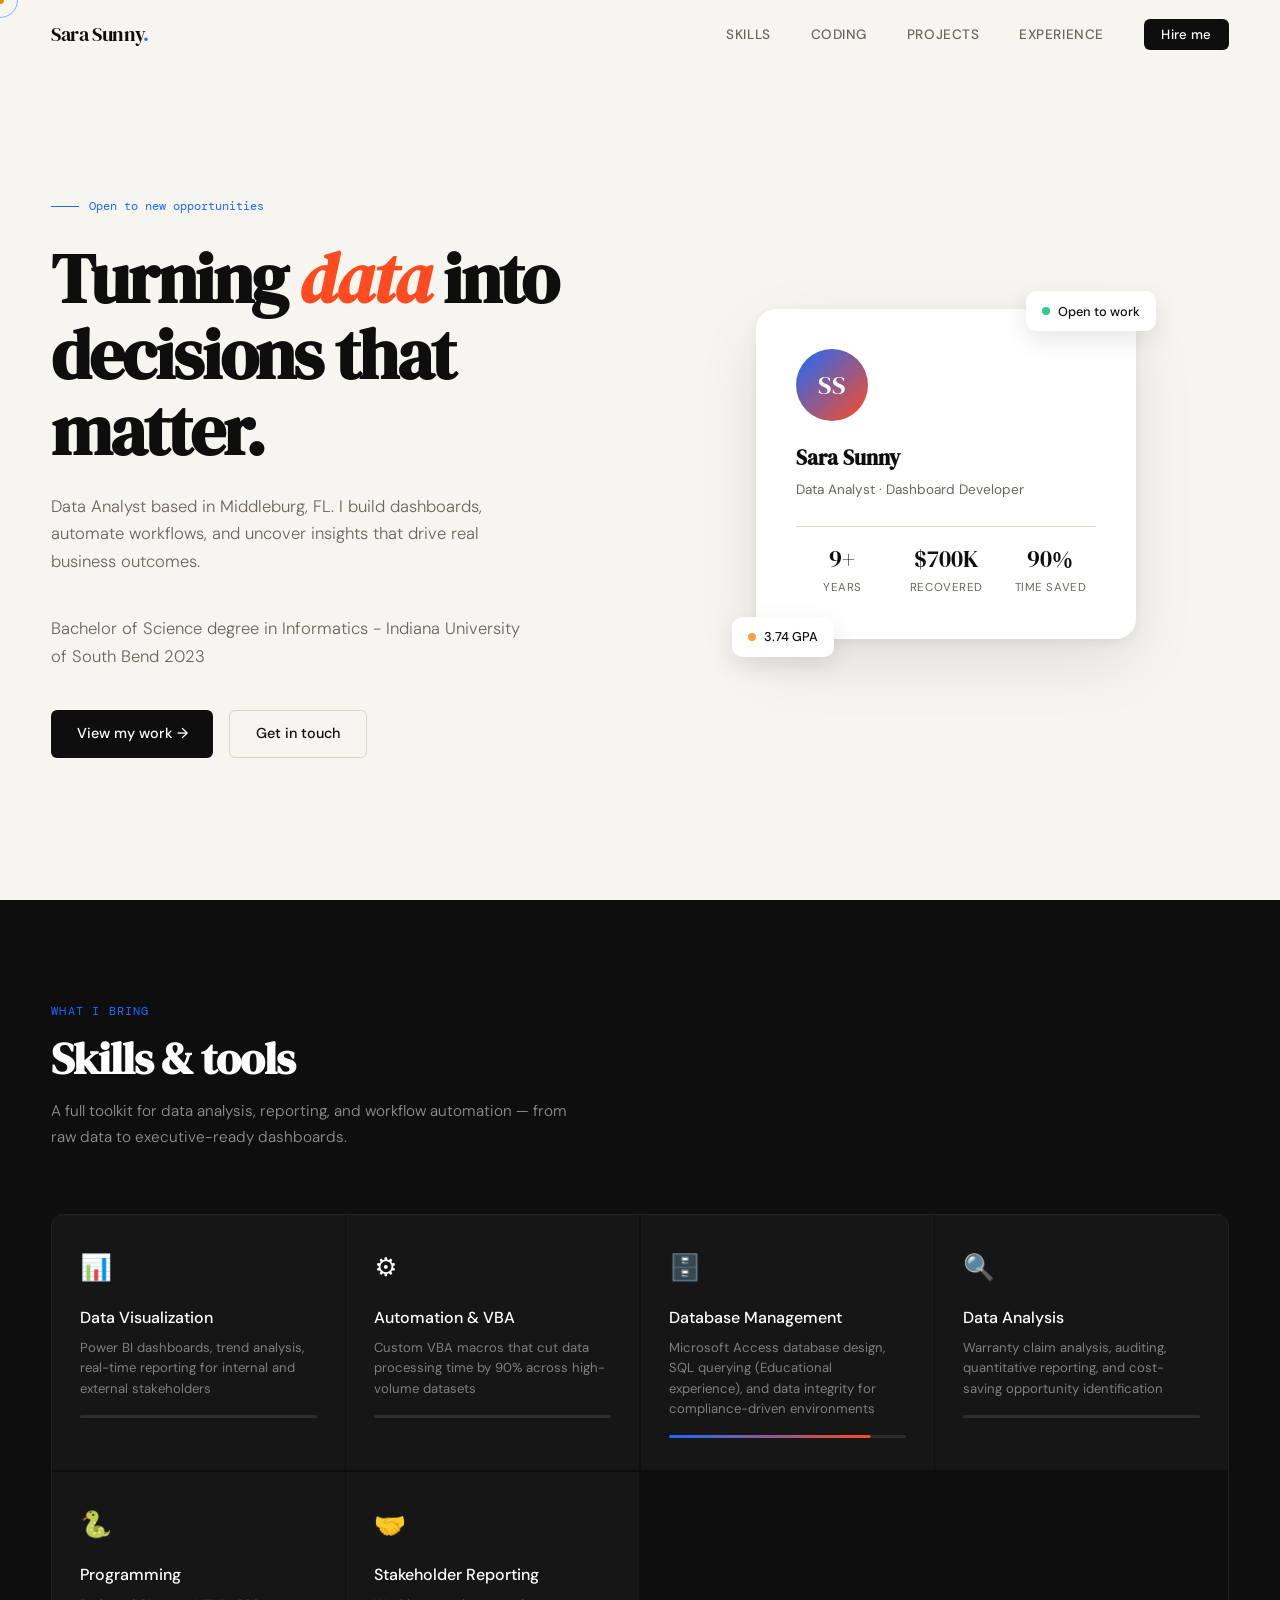
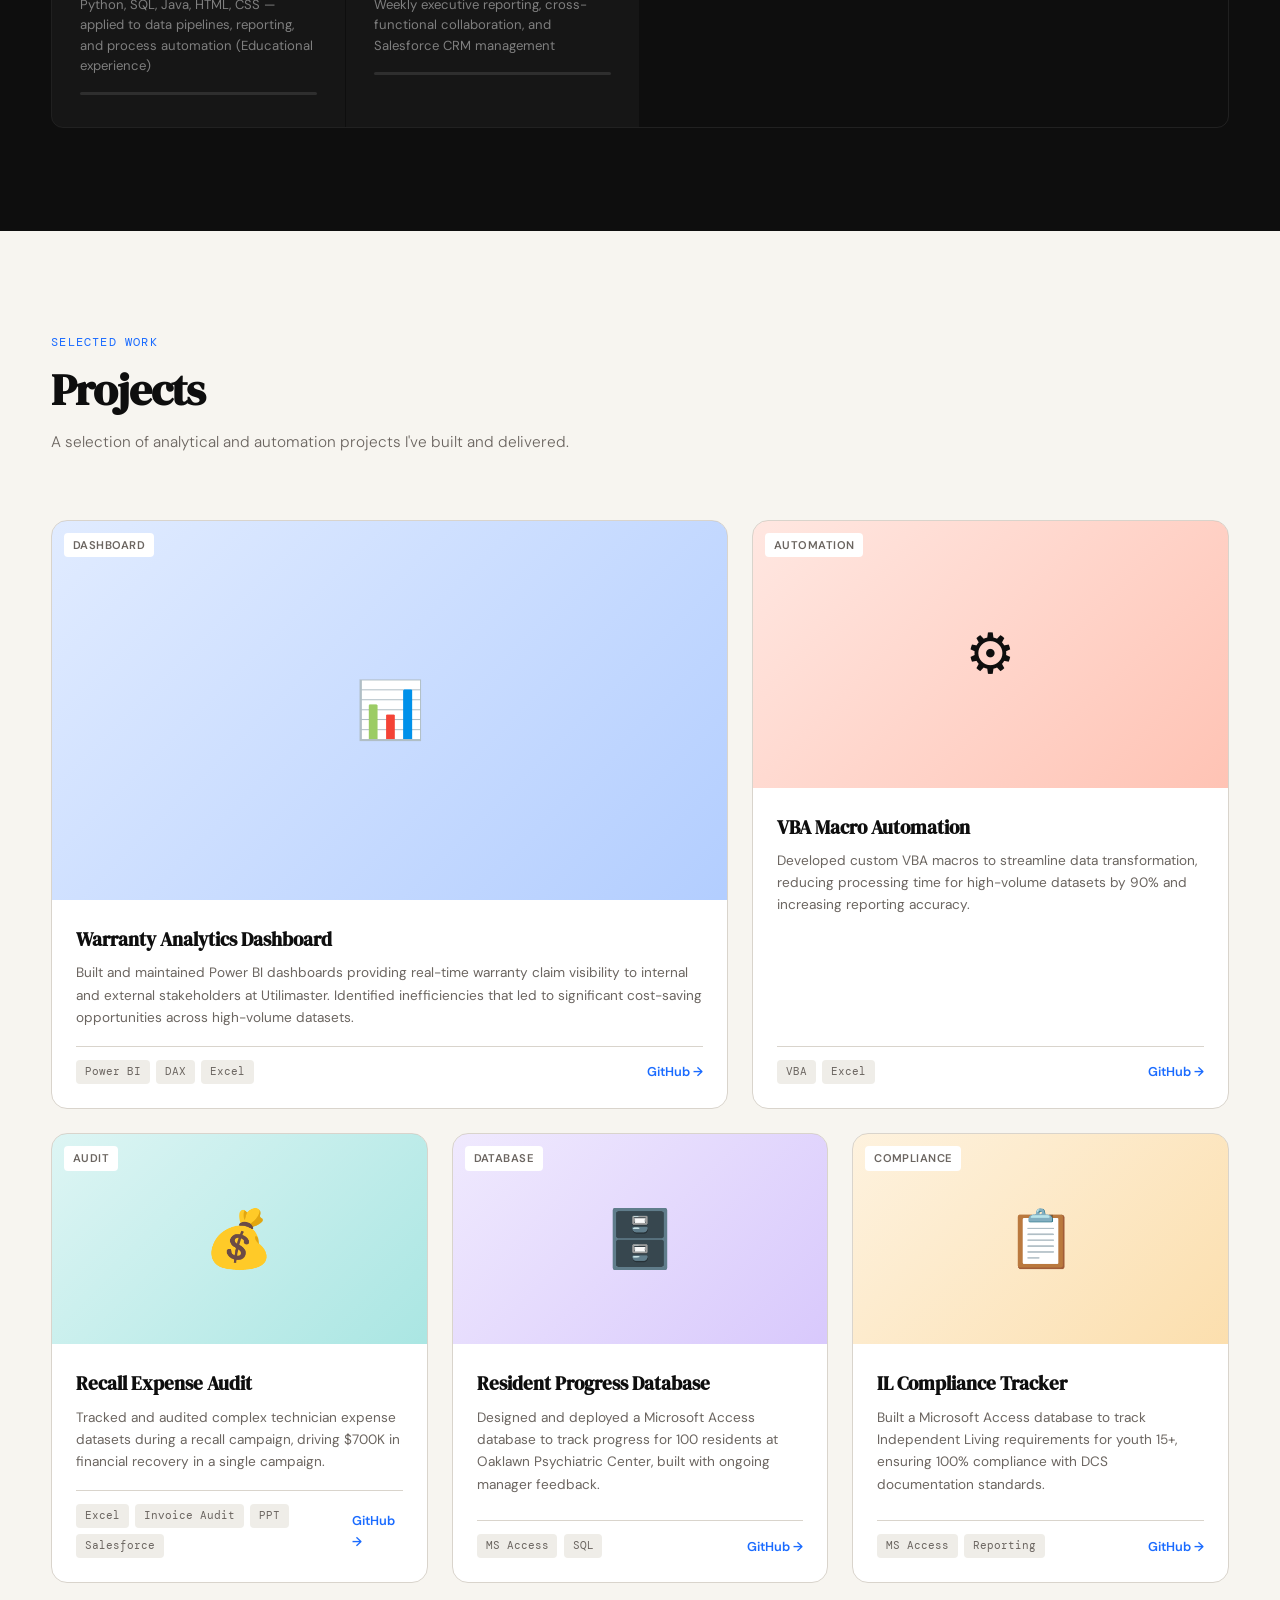
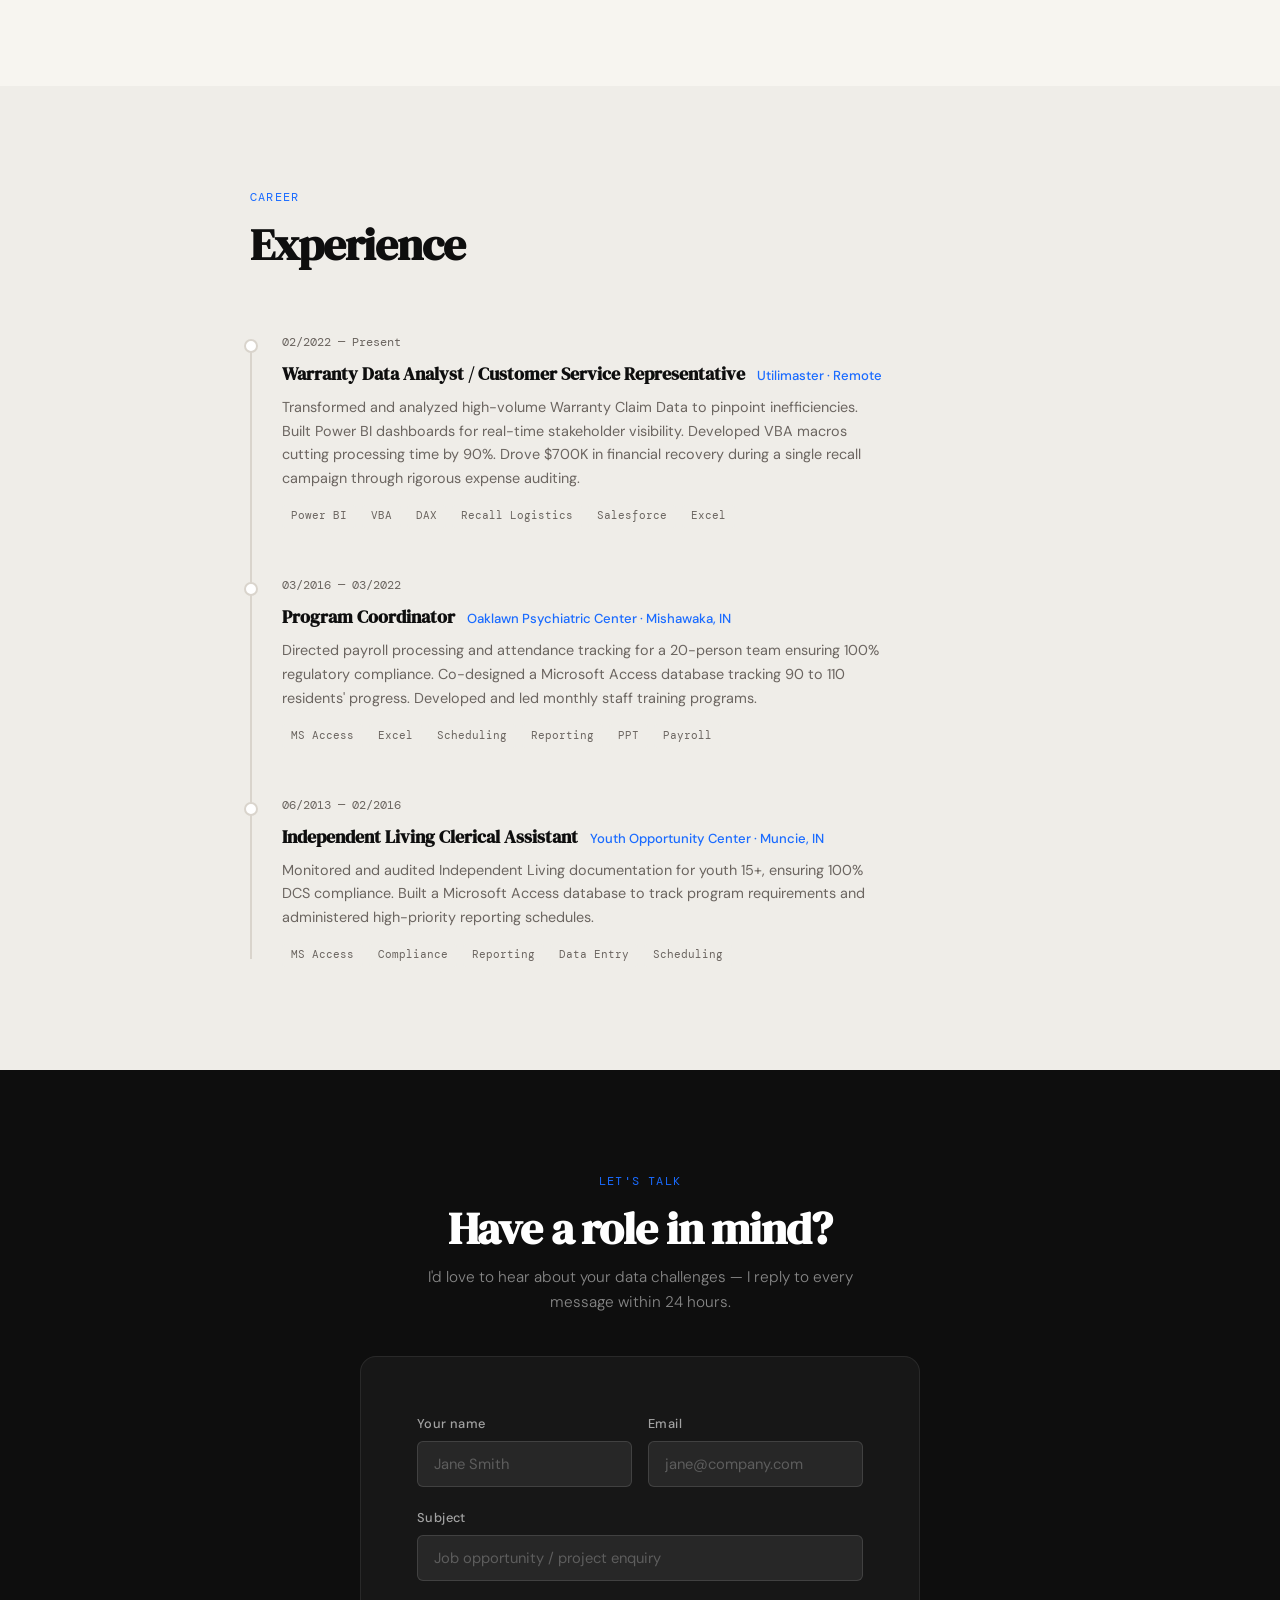
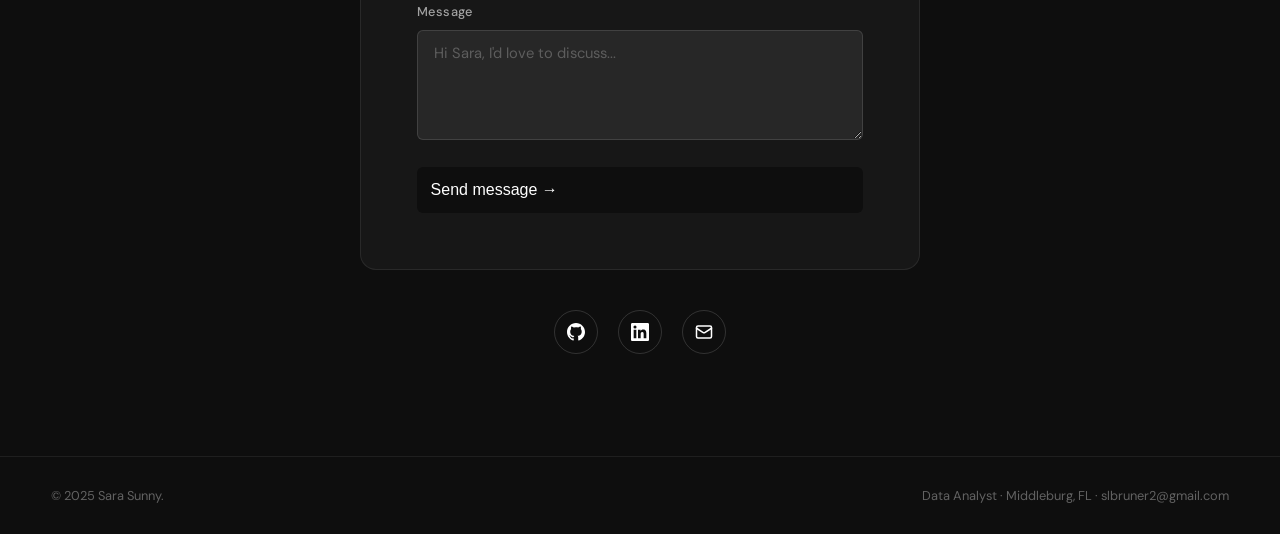
<file: index.html>
<!DOCTYPE html>
<html lang="en">
<head>
  <meta charset="UTF-8" />
  <meta name="viewport" content="width=device-width, initial-scale=1.0" />
  <title>Sara Sunny — Data Analyst</title>

  <!-- ============================================================
       FONTS
       Preconnect speeds up the Google Fonts request.
       Three families loaded:
         - DM Serif Display  → headings (display / italic)
         - DM Sans           → body text (300, 400, 500 weights)
         - DM Mono           → labels, code tags, eyebrows
  ============================================================ -->
  <link rel="preconnect" href="https://fonts.googleapis.com" />
  <link rel="preconnect" href="https://fonts.gstatic.com" crossorigin />
  <link href="https://fonts.googleapis.com/css2?family=DM+Serif+Display:ital@0;1&family=DM+Sans:ital,opsz,wght@0,9..40,300;0,9..40,400;0,9..40,500;1,9..40,300&family=DM+Mono:wght@400;500&display=swap" rel="stylesheet" />

  <!-- Main stylesheet -->
  <link rel="stylesheet" href="styles.css" />
</head>
<body>

<!-- ============================================================
     CUSTOM CURSOR
     Two layered elements: a small filled dot that follows the
     mouse exactly, and a larger hollow ring that lags behind
     (lerped in script.js). Hidden on mobile via CSS.
============================================================ -->
<div class="cursor-dot" id="cursorDot"></div>
<div class="cursor-ring" id="cursorRing"></div>


<!-- ============================================================
     NAVIGATION
     Fixed to the top of the viewport. Gains a .scrolled class
     (frosted-glass background) once the user scrolls past 50px.
     Active nav link is highlighted by script.js via
     IntersectionObserver on each section.
============================================================ -->
<nav id="nav" aria-label="Main navigation">
  <div class="container">

    <!-- Logo / home link -->
    <a href="#hero" class="nav-logo">Sara Sunny<span>.</span></a>

    <!-- Desktop links — hidden below 900px via CSS -->
    <ul class="nav-links" role="list">
      <li><a href="#skills">Skills</a></li>
      <li><a href="projects.html">Coding</a></li>
      <li><a href="#projects">Projects</a></li>
      <li><a href="#experience">Experience</a></li>
      <li><a href="#contact" class="nav-cta">Hire me</a></li>
    </ul>

    <!-- Hamburger button — shown below 900px, toggles mobile menu -->
    <button class="hamburger" id="hamburger" aria-label="Toggle menu" aria-expanded="false">
      <span></span>
      <span></span>
      <span></span>
    </button>

  </div>
</nav>


<!-- ============================================================
     MOBILE MENU
     Full-width dropdown revealed when the hamburger is clicked.
     Each link closes the menu on click (handled in script.js).
============================================================ -->
<div class="mobile-menu" id="mobileMenu" role="dialog" aria-label="Mobile navigation">
  <a href="#skills" class="mobile-link">Skills</a>
  <a href="projects.html" class="mobile-link">Coding Projects</a>
  <a href="#projects" class="mobile-link">Work</a>
  <a href="#experience" class="mobile-link">Experience</a>
  <a href="#contact" class="mobile-link">Hire me →</a>
</div>


<!-- ============================================================
     HERO SECTION
     Full-viewport-height opening. Left column: headline + CTA
     buttons. Right column: profile card with floating status
     badges and a stats row. The right column is hidden on mobile.
============================================================ -->
<section id="hero" aria-label="Introduction">
  <div class="container">
    <div class="hero-grid">

      <!-- Left: text content -->
      <div>
        <!-- Eyebrow label — small monospaced tag above the headline -->
        <p class="hero-eyebrow">Open to new opportunities</p>

        <!-- Main headline — <em> renders in italic accent colour -->
        <h1>
          Turning <em>data</em> into<br>
          decisions that matter.
        </h1>

        <!-- Subheading / elevator pitch -->
        <p class="hero-desc">
          Data Analyst based in Middleburg, FL. I build dashboards,
          automate workflows, and uncover insights that drive real business outcomes.
        </p>

        <p class="hero-desc">
          Bachelor of Science degree in Informatics - Indiana University of South Bend 2023
        </p>

        <!-- CTA buttons -->
        <div class="btn-row">
          <a href="#projects" class="btn btn-primary">View my work →</a>
          <a href="#contact" class="btn btn-ghost">Get in touch</a>
        </div>
      </div>

      <!-- Right: profile card (desktop only) -->
      <div class="hero-visual">
        <div class="hero-card">

          <!-- Floating status badges — positioned absolutely, animated in CSS -->
          <div class="float-tag float-tag-1">
            <span class="dot dot-green"></span> Open to work
          </div>
          <div class="float-tag float-tag-2">
            <span class="dot dot-amber"></span> 3.74 GPA
          </div>

          <!-- Avatar initials circle -->
          <div class="hero-avatar">SS</div>

          <!-- Name and title -->
          <h3>Sara Sunny</h3>
          <p>Data Analyst · Dashboard Developer</p>

          <!-- Stats row -->
          <div class="stat-row">
            <div class="stat">
              <span class="stat-num">9+</span>
              <span class="stat-label">Years</span>
            </div>
            <div class="stat">
              <span class="stat-num">$700K</span>
              <span class="stat-label">Recovered</span>
            </div>
            <div class="stat">
              <span class="stat-num">90%</span>
              <span class="stat-label">Time Saved</span>
            </div>
          </div>

        </div>
      </div>
      <!-- /hero-visual -->

    </div>
  </div>
</section>
<!-- /hero -->


<!-- ============================================================
     SKILLS SECTION
     Dark-background section with a grid of skill cards. Each card
     has an animated progress bar that fills when the card enters
     the viewport (handled by IntersectionObserver in script.js).
     The data-width attribute (0–1) controls how far the bar fills.
============================================================ -->
<section id="skills" aria-labelledby="skills-heading">
  <div class="container">

    <!-- Section header -->
    <div class="section-head reveal">
      <p class="section-label">What I bring</p>
      <h2 id="skills-heading">Skills &amp; tools</h2>
      <p class="section-intro">A full toolkit for data analysis, reporting, and workflow automation — from raw data to executive-ready dashboards.</p>
    </div>

    <!-- Skills grid — auto-fills columns at 240px min width -->
    <div class="skills-grid">

      <div class="skill-card reveal">
        <span class="skill-icon">📊</span>
        <h4>Data Visualization</h4>
        <p>Power BI dashboards, trend analysis, real-time reporting for internal and external stakeholders</p>
        <div class="skill-bar-wrap"><div class="skill-bar-bg"><div class="skill-bar" data-width="0.95"></div></div></div>
      </div>

      <div class="skill-card reveal reveal-delay-1">
        <span class="skill-icon">⚙️</span>
        <h4>Automation & VBA</h4>
        <p>Custom VBA macros that cut data processing time by 90% across high-volume datasets</p>
        <div class="skill-bar-wrap"><div class="skill-bar-bg"><div class="skill-bar" data-width="0.9"></div></div></div>
      </div>

      <div class="skill-card reveal reveal-delay-2">
        <span class="skill-icon">🗄️</span>
        <h4>Database Management</h4>
        <p>Microsoft Access database design, SQL querying (Educational experience), and data integrity for compliance-driven environments</p>
        <div class="skill-bar-wrap"><div class="skill-bar-bg"><div class="skill-bar" data-width="0.85"></div></div></div>
      </div>

      <div class="skill-card reveal reveal-delay-3">
        <span class="skill-icon">🔍</span>
        <h4>Data Analysis</h4>
        <p>Warranty claim analysis, auditing, quantitative reporting, and cost-saving opportunity identification</p>
        <div class="skill-bar-wrap"><div class="skill-bar-bg"><div class="skill-bar" data-width="0.92"></div></div></div>
      </div>

      <div class="skill-card reveal">
        <span class="skill-icon">🐍</span>
        <h4>Programming</h4>
        <p>Python, SQL, Java, HTML, CSS — applied to data pipelines, reporting, and process automation (Educational experience)</p>
        <div class="skill-bar-wrap"><div class="skill-bar-bg"><div class="skill-bar" data-width="0.75"></div></div></div>
      </div>

      <div class="skill-card reveal reveal-delay-1">
        <span class="skill-icon">🤝</span>
        <h4>Stakeholder Reporting</h4>
        <p>Weekly executive reporting, cross-functional collaboration, and Salesforce CRM management</p>
        <div class="skill-bar-wrap"><div class="skill-bar-bg"><div class="skill-bar" data-width="0.88"></div></div></div>
      </div>

    </div>
    <!-- /skills-grid -->

  </div>
</section>
<!-- /skills -->


<!-- ============================================================
     PROJECTS SECTION
     Asymmetric 12-column CSS grid. Cards use span classes to
     control width: .featured (7 cols), .side (5 cols),
     .full (4 cols each → 3 per row). Collapses to 1 column
     on mobile. Each card is keyboard-accessible (tabindex + role).
============================================================ -->
<section id="projects" aria-labelledby="projects-heading">
  <div class="container">

    <!-- Section header -->
    <div class="section-head reveal">
      <p class="section-label">Selected work</p>
      <h2 id="projects-heading">Projects</h2>
      <p class="section-intro">A selection of analytical and automation projects I've built and delivered.</p>
    </div>

    <div class="projects-grid">

      <!-- Project card: FEATURED (spans 7 of 12 columns) -->
      <article class="project-card featured reveal" tabindex="0" role="button" aria-label="View Warranty Analytics Dashboard project">
        <div class="project-thumb">
          <div class="project-thumb-bg bg-blue">📊</div>
          <span class="project-tag">Dashboard</span>
        </div>
        <div class="project-body">
          <h3>Warranty Analytics Dashboard</h3>
          <p>Built and maintained Power BI dashboards providing real-time warranty claim visibility to internal and external stakeholders at Utilimaster. Identified inefficiencies that led to significant cost-saving opportunities across high-volume datasets.</p>
          <div class="project-footer">
            <div class="tech-pills">
              <span class="pill">Power BI</span><span class="pill">DAX</span><span class="pill">Excel</span>
            </div>
            <a href="https://github.com/ssunny264" class="project-link" target="_blank" rel="noopener" aria-label="View on GitHub">GitHub →</a>
          </div>
        </div>
      </article>

      <!-- Project card: SIDE (spans 5 of 12 columns) -->
      <article class="project-card side reveal reveal-delay-1" tabindex="0" role="button" aria-label="View VBA Automation project">
        <div class="project-thumb">
          <div class="project-thumb-bg bg-orange">⚙️</div>
          <span class="project-tag">Automation</span>
        </div>
        <div class="project-body">
          <h3>VBA Macro Automation</h3>
          <p>Developed custom VBA macros to streamline data transformation, reducing processing time for high-volume datasets by 90% and increasing reporting accuracy.</p>
          <div class="project-footer">
            <div class="tech-pills">
              <span class="pill">VBA</span><span class="pill">Excel</span>
            </div>
            <a href="https://github.com/ssunny264" class="project-link" target="_blank" rel="noopener">GitHub →</a>
          </div>
        </div>
      </article>

      <!-- Project card: FULL -->
      <article class="project-card full reveal" tabindex="0" role="button" aria-label="View Recall Expense Audit project">
        <div class="project-thumb">
          <div class="project-thumb-bg bg-teal">💰</div>
          <span class="project-tag">Audit</span>
        </div>
        <div class="project-body">
          <h3>Recall Expense Audit</h3>
          <p>Tracked and audited complex technician expense datasets during a recall campaign, driving $700K in financial recovery in a single campaign.</p>
          <div class="project-footer">
            <div class="tech-pills"><span class="pill">Excel</span><span class="pill">Invoice Audit</span><span class="pill">PPT</span><span class="pill">Salesforce</span></div>
            <a href="https://github.com/ssunny264" class="project-link" target="_blank" rel="noopener">GitHub →</a>
          </div>
        </div>
      </article>

      <!-- Project card: FULL -->
      <article class="project-card full reveal reveal-delay-1" tabindex="0" role="button" aria-label="View Resident Progress Database project">
        <div class="project-thumb">
          <div class="project-thumb-bg bg-violet">🗄️</div>
          <span class="project-tag">Database</span>
        </div>
        <div class="project-body">
          <h3>Resident Progress Database</h3>
          <p>Designed and deployed a Microsoft Access database to track progress for 100 residents at Oaklawn Psychiatric Center, built with ongoing manager feedback.</p>
          <div class="project-footer">
            <div class="tech-pills"><span class="pill">MS Access</span><span class="pill">SQL</span></div>
            <a href="https://github.com/ssunny264" class="project-link" target="_blank" rel="noopener">GitHub →</a>
          </div>
        </div>
      </article>

      <!-- Project card: FULL -->
      <article class="project-card full reveal reveal-delay-2" tabindex="0" role="button" aria-label="View IL Compliance Tracker project">
        <div class="project-thumb">
          <div class="project-thumb-bg bg-amber">📋</div>
          <span class="project-tag">Compliance</span>
        </div>
        <div class="project-body">
          <h3>IL Compliance Tracker</h3>
          <p>Built a Microsoft Access database to track Independent Living requirements for youth 15+, ensuring 100% compliance with DCS documentation standards.</p>
          <div class="project-footer">
            <div class="tech-pills"><span class="pill">MS Access</span><span class="pill">Reporting</span></div>
            <a href="https://github.com/ssunny264" class="project-link" target="_blank" rel="noopener">GitHub →</a>
          </div>
        </div>
      </article>

    </div>
    <!-- /projects-grid -->

  </div>
</section>
<!-- /projects -->


<!-- ============================================================
     EXPERIENCE SECTION
     Vertical timeline. A pseudo-element on .timeline draws the
     connecting line. Each .timeline-dot highlights on hover.
============================================================ -->
<section id="experience" aria-labelledby="experience-heading">
  <div class="container" style="max-width: min(780px, 92vw);">

    <div class="section-head reveal">
      <p class="section-label">Career</p>
      <h2 id="experience-heading">Experience</h2>
    </div>

    <div class="timeline">

      <div class="timeline-item reveal">
        <div class="timeline-dot"></div>
        <p class="timeline-date">02/2022 — Present</p>
        <div class="timeline-header">
          <h3>Warranty Data Analyst / Customer Service Representative</h3>
          <span class="timeline-company">Utilimaster · Remote</span>
        </div>
        <p class="timeline-desc">Transformed and analyzed high-volume Warranty Claim Data to pinpoint inefficiencies. Built Power BI dashboards for real-time stakeholder visibility. Developed VBA macros cutting processing time by 90%. Drove $700K in financial recovery during a single recall campaign through rigorous expense auditing.</p>
        <div class="tech-pills">
          <span class="pill">Power BI</span><span class="pill">VBA</span><span class="pill">DAX</span><span class="pill">Recall Logistics</span><span class="pill">Salesforce</span><span class="pill">Excel</span>
        </div>
      </div>

      <div class="timeline-item reveal reveal-delay-1">
        <div class="timeline-dot"></div>
        <p class="timeline-date">03/2016 — 03/2022</p>
        <div class="timeline-header">
          <h3>Program Coordinator</h3>
          <span class="timeline-company">Oaklawn Psychiatric Center · Mishawaka, IN</span>
        </div>
        <p class="timeline-desc">Directed payroll processing and attendance tracking for a 20-person team ensuring 100% regulatory compliance. Co-designed a Microsoft Access database tracking 90 to 110 residents' progress. Developed and led monthly staff training programs.</p>
        <div class="tech-pills">
          <span class="pill">MS Access</span><span class="pill">Excel</span><span class="pill">Scheduling</span><span class="pill">Reporting</span><span class="pill">PPT</span><span class="pill">Payroll</span>
        </div>
      </div>

      <div class="timeline-item reveal reveal-delay-2">
        <div class="timeline-dot"></div>
        <p class="timeline-date">06/2013 — 02/2016</p>
        <div class="timeline-header">
          <h3>Independent Living Clerical Assistant</h3>
          <span class="timeline-company">Youth Opportunity Center · Muncie, IN</span>
        </div>
        <p class="timeline-desc">Monitored and audited Independent Living documentation for youth 15+, ensuring 100% DCS compliance. Built a Microsoft Access database to track program requirements and administered high-priority reporting schedules.</p>
        <div class="tech-pills">
          <span class="pill">MS Access</span><span class="pill">Compliance</span><span class="pill">Reporting</span><span class="pill">Data Entry</span><span class="pill">Scheduling</span>
        </div>
      </div>

    </div>
    <!-- /timeline -->

  </div>
</section>
<!-- /experience -->


<!-- ============================================================
     CONTACT SECTION
     Dark background. Centred heading with a card-framed form.
     Social icon links sit below the form.
============================================================ -->
<section id="contact" aria-labelledby="contact-heading">
  <div class="container">

    <p class="section-label" style="color:var(--accent)">Let's talk</p>
    <h2 id="contact-heading">Have a role in mind?</h2>
    <p class="section-intro">I'd love to hear about your data challenges — I reply to every message within 24 hours.</p>

    <div class="contact-form">
      <div class="form-row">
        <div class="field">
          <label for="name">Your name</label>
          <input type="text" id="name" placeholder="Jane Smith" autocomplete="name" />
        </div>
        <div class="field">
          <label for="email">Email</label>
          <input type="email" id="email" placeholder="jane@company.com" autocomplete="email" />
        </div>
      </div>
      <div class="field">
        <label for="subject">Subject</label>
        <input type="text" id="subject" placeholder="Job opportunity / project enquiry" />
      </div>
      <div class="field">
        <label for="message">Message</label>
        <textarea id="message" placeholder="Hi Sara, I'd love to discuss..."></textarea>
      </div>
      <button class="btn btn-primary form-submit" id="sendBtn" type="button">Send message →</button>
      <p class="form-msg" id="formMsg">✓ Message sent — I'll be in touch shortly!</p>
    </div>
    <!-- /contact-form -->

    <div class="social-row" aria-label="Social links">
      <a href="https://github.com/ssunny264" class="social-link" aria-label="GitHub" target="_blank" rel="noopener">
        <svg width="18" height="18" viewBox="0 0 24 24" fill="currentColor"><path d="M12 0C5.37 0 0 5.37 0 12c0 5.3 3.44 9.8 8.2 11.38.6.1.82-.26.82-.58v-2.17c-3.34.73-4.04-1.61-4.04-1.61-.55-1.38-1.34-1.75-1.34-1.75-1.08-.74.08-.73.08-.73 1.2.09 1.83 1.23 1.83 1.23 1.07 1.83 2.8 1.3 3.48 1 .1-.78.42-1.3.76-1.6-2.67-.3-5.47-1.33-5.47-5.93 0-1.31.47-2.38 1.23-3.22-.12-.3-.53-1.52.12-3.18 0 0 1-.32 3.3 1.23a11.5 11.5 0 0 1 3-.4c1.02 0 2.04.13 3 .4 2.28-1.55 3.28-1.23 3.28-1.23.66 1.66.25 2.88.12 3.18.77.84 1.23 1.91 1.23 3.22 0 4.61-2.8 5.63-5.48 5.92.43.37.82 1.1.82 2.22v3.29c0 .32.22.69.83.57C20.57 21.8 24 17.3 24 12c0-6.63-5.37-12-12-12z"/></svg>
      </a>
      <a href="https://www.linkedin.com/in/sara-sunny-ba2075230" class="social-link" aria-label="LinkedIn" target="_blank" rel="noopener">
        <svg width="18" height="18" viewBox="0 0 24 24" fill="currentColor"><path d="M20.45 20.45h-3.56V14.9c0-1.33-.02-3.04-1.85-3.04-1.85 0-2.14 1.45-2.14 2.95v5.64H9.35V9h3.41v1.56h.05c.48-.9 1.64-1.85 3.37-1.85 3.6 0 4.27 2.37 4.27 5.45v6.29zM5.34 7.43a2.06 2.06 0 1 1 0-4.12 2.06 2.06 0 0 1 0 4.12zM7.12 20.45H3.56V9h3.56v11.45zM22.23 0H1.77C.79 0 0 .77 0 1.72v20.56C0 23.23.79 24 1.77 24h20.46C23.2 24 24 23.23 24 22.28V1.72C24 .77 23.2 0 22.23 0z"/></svg>
      </a>
      <a href="mailto:slbruner2@gmail.com" class="social-link" aria-label="Email">
        <svg width="18" height="18" viewBox="0 0 24 24" fill="none" stroke="currentColor" stroke-width="2" stroke-linecap="round" stroke-linejoin="round"><rect x="2" y="4" width="20" height="16" rx="2"/><path d="m22 7-8.97 5.7a1.94 1.94 0 0 1-2.06 0L2 7"/></svg>
      </a>
    </div>
    <!-- /social-row -->

  </div>
</section>
<!-- /contact -->


<!-- ============================================================
     FOOTER
============================================================ -->
<footer>
  <div class="container">
    <span>© 2025 Sara Sunny.</span>
    <span>Data Analyst · Middleburg, FL · <a href="mailto:slbruner2@gmail.com">slbruner2@gmail.com</a></span>
  </div>
</footer>



<!-- ============================================================
     SCRIPTS
     Loaded at the end of <body> so the DOM is ready.
============================================================ -->
<script src="script.js"></script>

</body>
</html>
</file>
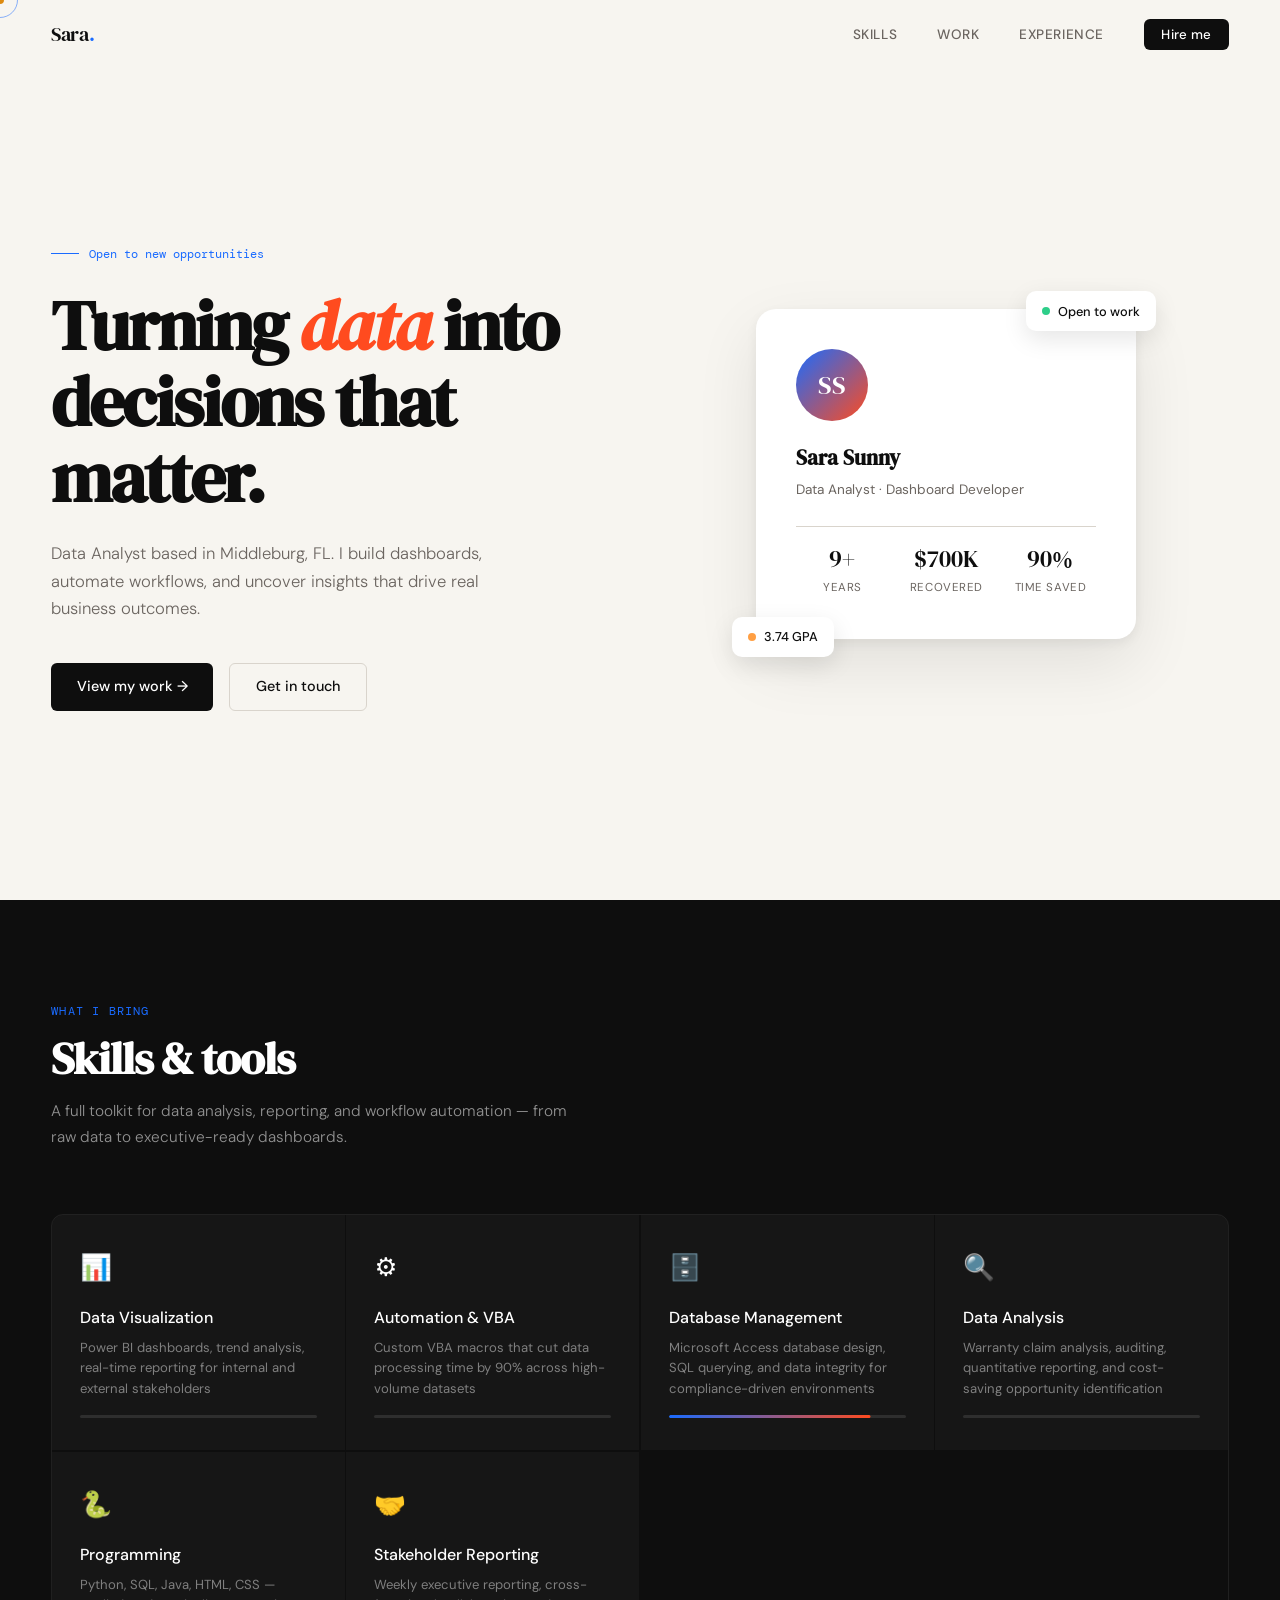
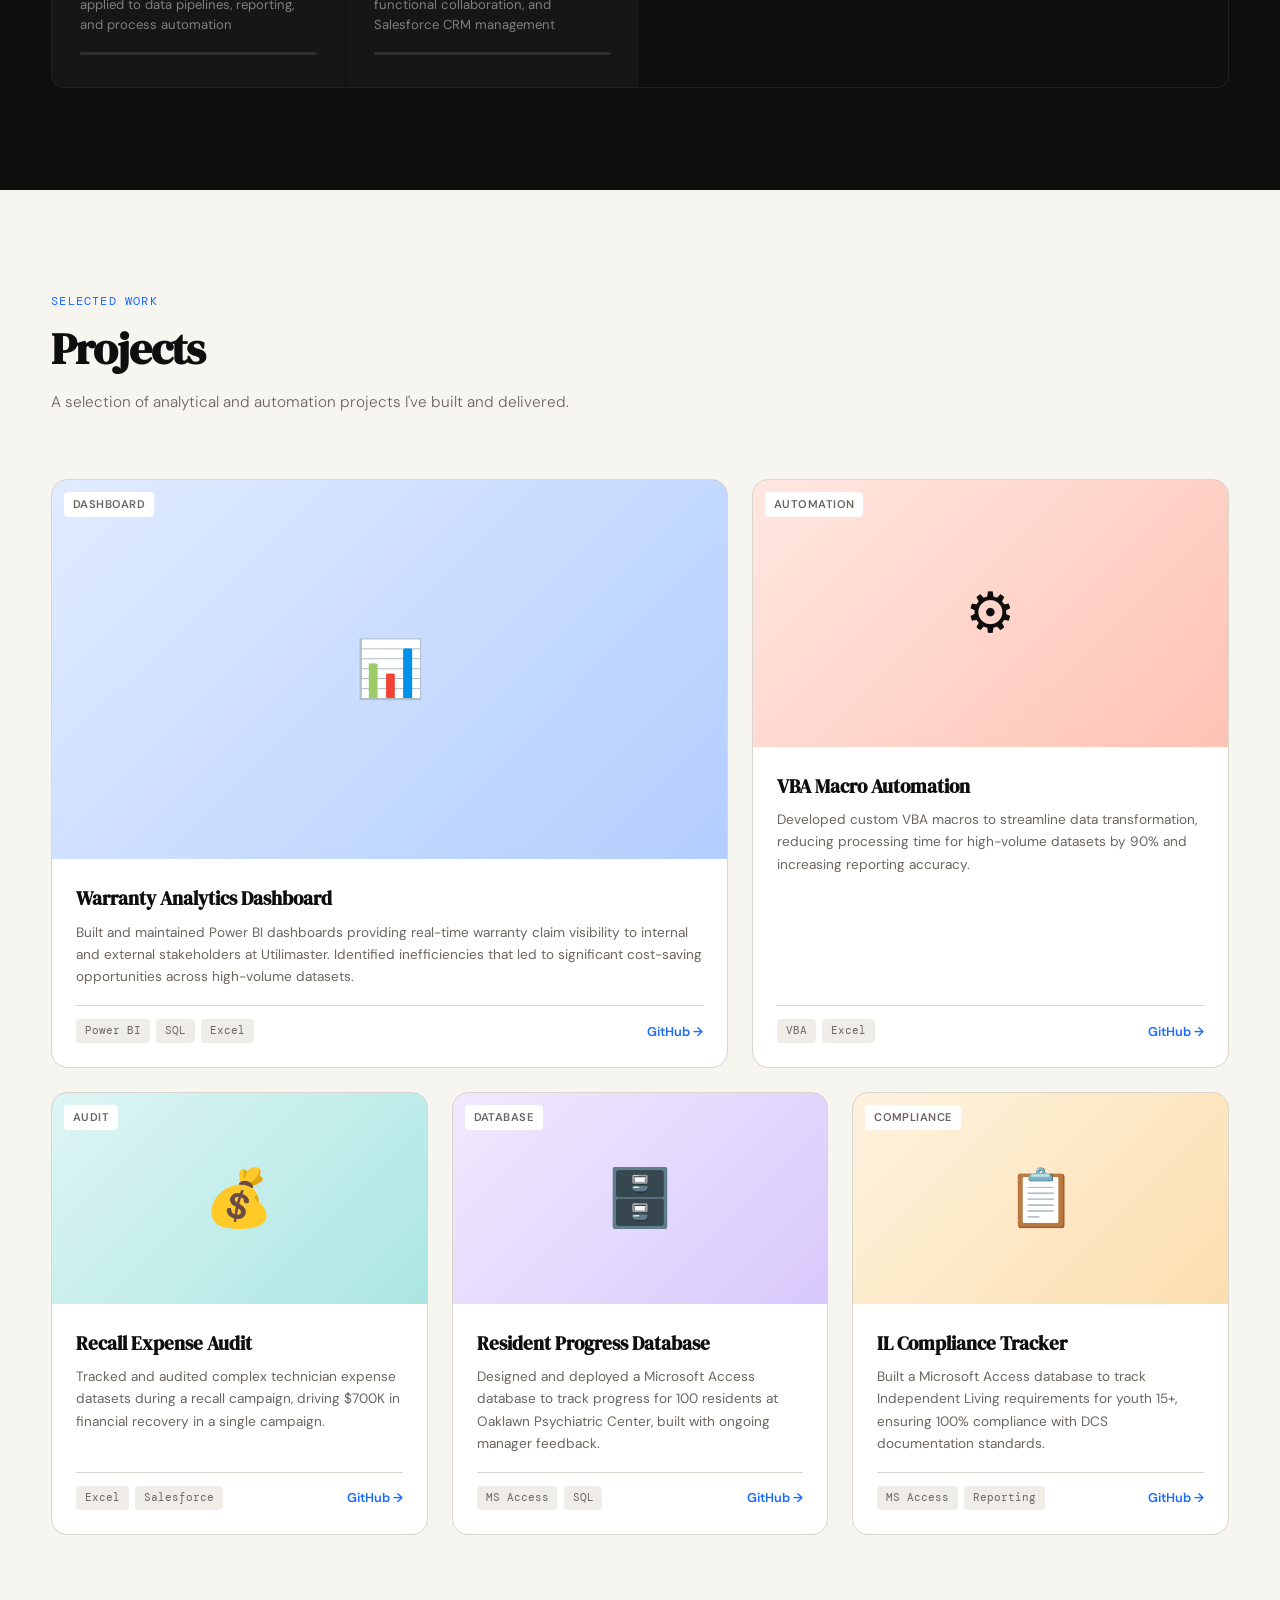
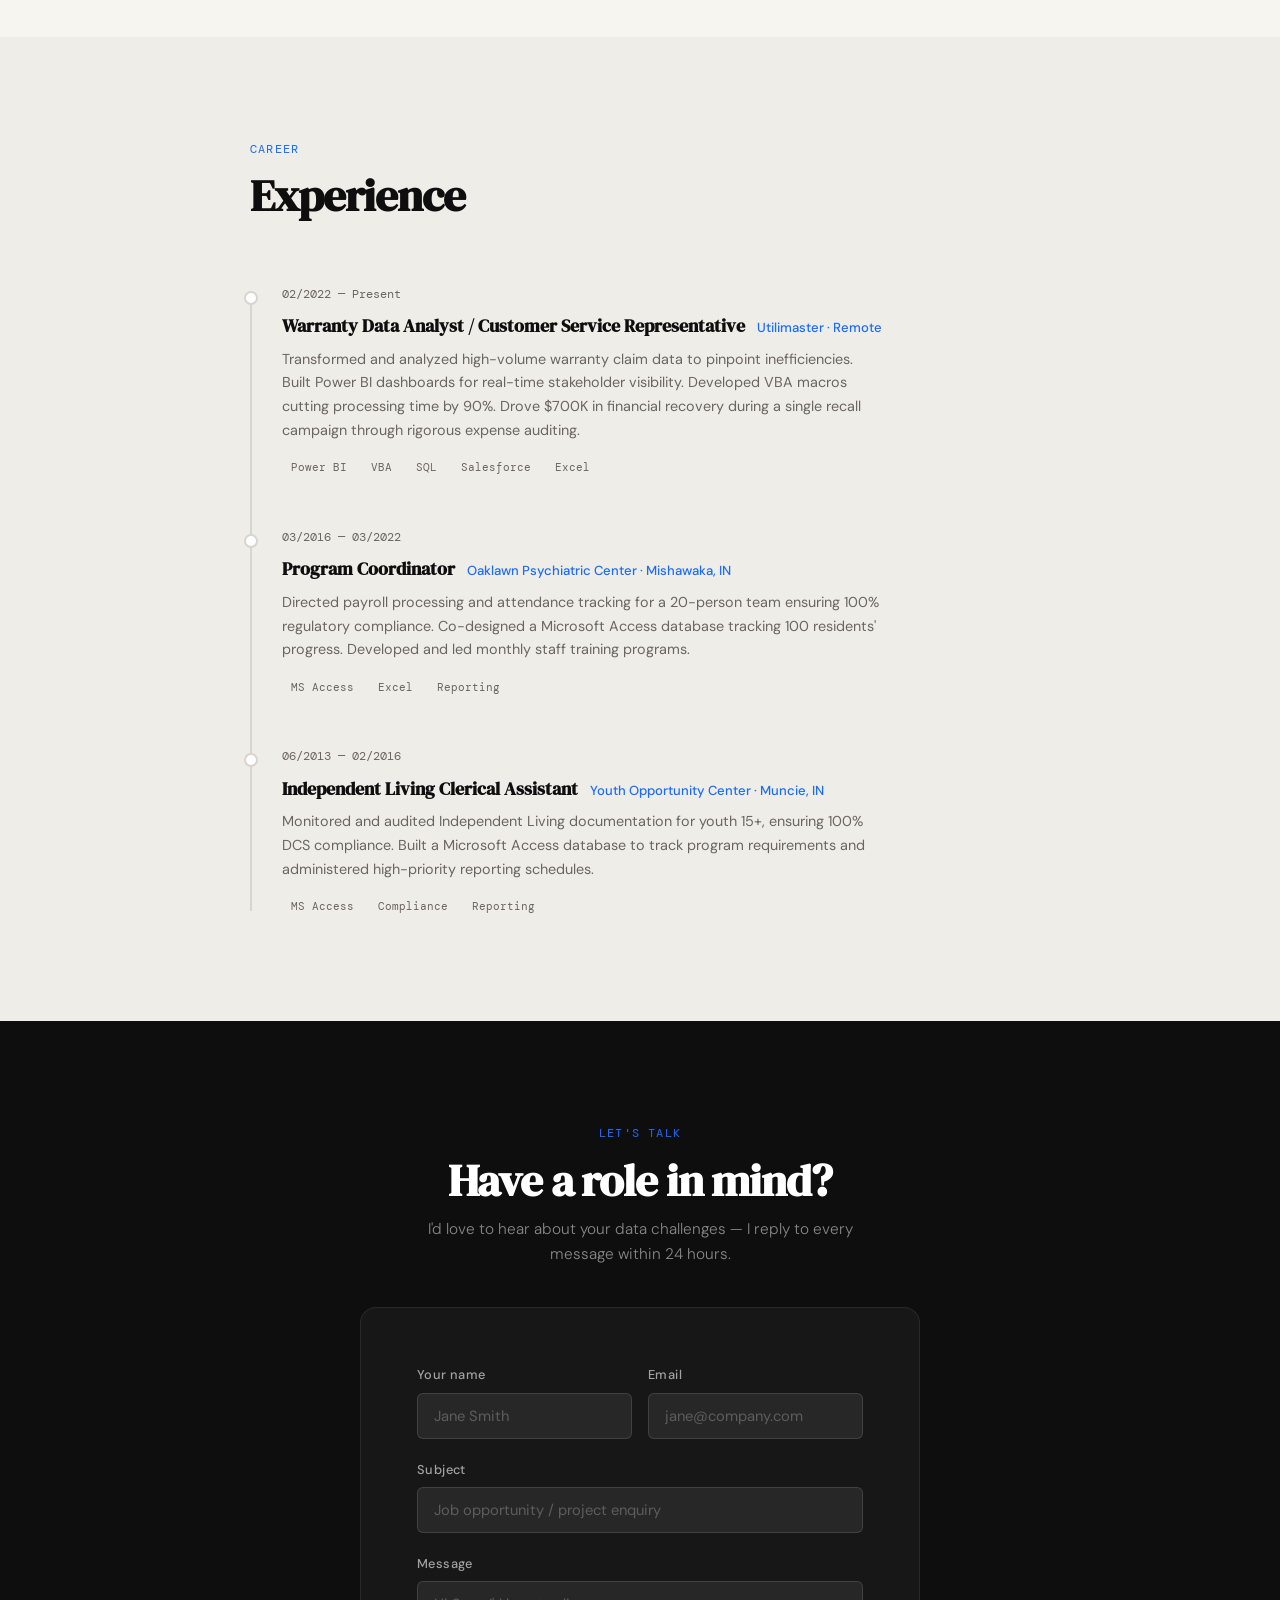
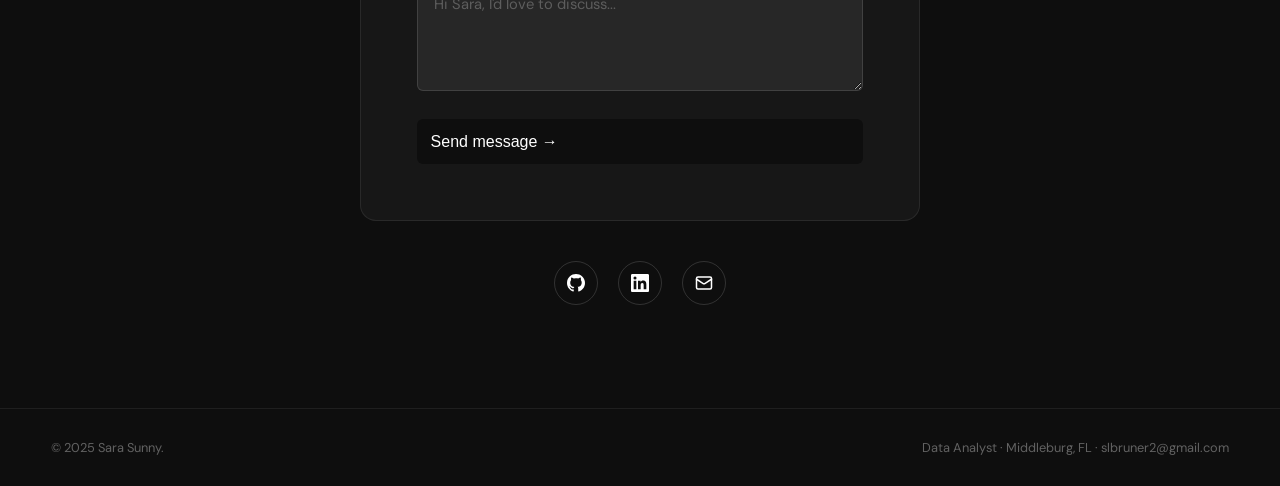
<file: index (2).html>
<!DOCTYPE html>
<html lang="en">
<head>
  <meta charset="UTF-8" />
  <meta name="viewport" content="width=device-width, initial-scale=1.0" />
  <title>Sara Sunny — Data Analyst</title>

  <!-- ============================================================
       FONTS
       Preconnect speeds up the Google Fonts request.
       Three families loaded:
         - DM Serif Display  → headings (display / italic)
         - DM Sans           → body text (300, 400, 500 weights)
         - DM Mono           → labels, code tags, eyebrows
  ============================================================ -->
  <link rel="preconnect" href="https://fonts.googleapis.com" />
  <link rel="preconnect" href="https://fonts.gstatic.com" crossorigin />
  <link href="https://fonts.googleapis.com/css2?family=DM+Serif+Display:ital@0;1&family=DM+Sans:ital,opsz,wght@0,9..40,300;0,9..40,400;0,9..40,500;1,9..40,300&family=DM+Mono:wght@400;500&display=swap" rel="stylesheet" />

  <!-- Main stylesheet -->
  <link rel="stylesheet" href="styles.css" />
</head>
<body>

<!-- ============================================================
     CUSTOM CURSOR
     Two layered elements: a small filled dot that follows the
     mouse exactly, and a larger hollow ring that lags behind
     (lerped in script.js). Hidden on mobile via CSS.
============================================================ -->
<div class="cursor-dot" id="cursorDot"></div>
<div class="cursor-ring" id="cursorRing"></div>


<!-- ============================================================
     NAVIGATION
     Fixed to the top of the viewport. Gains a .scrolled class
     (frosted-glass background) once the user scrolls past 50px.
     Active nav link is highlighted by script.js via
     IntersectionObserver on each section.
============================================================ -->
<nav id="nav" aria-label="Main navigation">
  <div class="container">

    <!-- Logo / home link -->
    <a href="#hero" class="nav-logo">Sara<span>.</span></a>

    <!-- Desktop links — hidden below 900px via CSS -->
    <ul class="nav-links" role="list">
      <li><a href="#skills">Skills</a></li>
      <li><a href="#projects">Work</a></li>
      <li><a href="#experience">Experience</a></li>
      <li><a href="#contact" class="nav-cta">Hire me</a></li>
    </ul>

    <!-- Hamburger button — shown below 900px, toggles mobile menu -->
    <button class="hamburger" id="hamburger" aria-label="Toggle menu" aria-expanded="false">
      <span></span>
      <span></span>
      <span></span>
    </button>

  </div>
</nav>


<!-- ============================================================
     MOBILE MENU
     Full-width dropdown revealed when the hamburger is clicked.
     Each link closes the menu on click (handled in script.js).
============================================================ -->
<div class="mobile-menu" id="mobileMenu" role="dialog" aria-label="Mobile navigation">
  <a href="#skills" class="mobile-link">Skills</a>
  <a href="#projects" class="mobile-link">Work</a>
  <a href="#experience" class="mobile-link">Experience</a>
  <a href="#contact" class="mobile-link">Hire me →</a>
</div>


<!-- ============================================================
     HERO SECTION
     Full-viewport-height opening. Left column: headline + CTA
     buttons. Right column: profile card with floating status
     badges and a stats row. The right column is hidden on mobile.
============================================================ -->
<section id="hero" aria-label="Introduction">
  <div class="container">
    <div class="hero-grid">

      <!-- Left: text content -->
      <div>
        <!-- Eyebrow label — small monospaced tag above the headline -->
        <p class="hero-eyebrow">Open to new opportunities</p>

        <!-- Main headline — <em> renders in italic accent colour -->
        <h1>
          Turning <em>data</em> into<br>
          decisions that matter.
        </h1>

        <!-- Subheading / elevator pitch -->
        <p class="hero-desc">
          Data Analyst based in Middleburg, FL. I build dashboards,
          automate workflows, and uncover insights that drive real business outcomes.
        </p>

        <!-- CTA buttons -->
        <div class="btn-row">
          <a href="#projects" class="btn btn-primary">View my work →</a>
          <a href="#contact" class="btn btn-ghost">Get in touch</a>
        </div>
      </div>

      <!-- Right: profile card (desktop only) -->
      <div class="hero-visual">
        <div class="hero-card">

          <!-- Floating status badges — positioned absolutely, animated in CSS -->
          <div class="float-tag float-tag-1">
            <span class="dot dot-green"></span> Open to work
          </div>
          <div class="float-tag float-tag-2">
            <span class="dot dot-amber"></span> 3.74 GPA
          </div>

          <!-- Avatar initials circle -->
          <div class="hero-avatar">SS</div>

          <!-- Name and title -->
          <h3>Sara Sunny</h3>
          <p>Data Analyst · Dashboard Developer</p>

          <!-- Stats row -->
          <div class="stat-row">
            <div class="stat">
              <span class="stat-num">9+</span>
              <span class="stat-label">Years</span>
            </div>
            <div class="stat">
              <span class="stat-num">$700K</span>
              <span class="stat-label">Recovered</span>
            </div>
            <div class="stat">
              <span class="stat-num">90%</span>
              <span class="stat-label">Time Saved</span>
            </div>
          </div>

        </div>
      </div>
      <!-- /hero-visual -->

    </div>
  </div>
</section>
<!-- /hero -->


<!-- ============================================================
     SKILLS SECTION
     Dark-background section with a grid of skill cards. Each card
     has an animated progress bar that fills when the card enters
     the viewport (handled by IntersectionObserver in script.js).
     The data-width attribute (0–1) controls how far the bar fills.
============================================================ -->
<section id="skills" aria-labelledby="skills-heading">
  <div class="container">

    <!-- Section header -->
    <div class="section-head reveal">
      <p class="section-label">What I bring</p>
      <h2 id="skills-heading">Skills &amp; tools</h2>
      <p class="section-intro">A full toolkit for data analysis, reporting, and workflow automation — from raw data to executive-ready dashboards.</p>
    </div>

    <!-- Skills grid — auto-fills columns at 240px min width -->
    <div class="skills-grid">

      <div class="skill-card reveal">
        <span class="skill-icon">📊</span>
        <h4>Data Visualization</h4>
        <p>Power BI dashboards, trend analysis, real-time reporting for internal and external stakeholders</p>
        <div class="skill-bar-wrap"><div class="skill-bar-bg"><div class="skill-bar" data-width="0.95"></div></div></div>
      </div>

      <div class="skill-card reveal reveal-delay-1">
        <span class="skill-icon">⚙️</span>
        <h4>Automation & VBA</h4>
        <p>Custom VBA macros that cut data processing time by 90% across high-volume datasets</p>
        <div class="skill-bar-wrap"><div class="skill-bar-bg"><div class="skill-bar" data-width="0.9"></div></div></div>
      </div>

      <div class="skill-card reveal reveal-delay-2">
        <span class="skill-icon">🗄️</span>
        <h4>Database Management</h4>
        <p>Microsoft Access database design, SQL querying, and data integrity for compliance-driven environments</p>
        <div class="skill-bar-wrap"><div class="skill-bar-bg"><div class="skill-bar" data-width="0.85"></div></div></div>
      </div>

      <div class="skill-card reveal reveal-delay-3">
        <span class="skill-icon">🔍</span>
        <h4>Data Analysis</h4>
        <p>Warranty claim analysis, auditing, quantitative reporting, and cost-saving opportunity identification</p>
        <div class="skill-bar-wrap"><div class="skill-bar-bg"><div class="skill-bar" data-width="0.92"></div></div></div>
      </div>

      <div class="skill-card reveal">
        <span class="skill-icon">🐍</span>
        <h4>Programming</h4>
        <p>Python, SQL, Java, HTML, CSS — applied to data pipelines, reporting, and process automation</p>
        <div class="skill-bar-wrap"><div class="skill-bar-bg"><div class="skill-bar" data-width="0.75"></div></div></div>
      </div>

      <div class="skill-card reveal reveal-delay-1">
        <span class="skill-icon">🤝</span>
        <h4>Stakeholder Reporting</h4>
        <p>Weekly executive reporting, cross-functional collaboration, and Salesforce CRM management</p>
        <div class="skill-bar-wrap"><div class="skill-bar-bg"><div class="skill-bar" data-width="0.88"></div></div></div>
      </div>

    </div>
    <!-- /skills-grid -->

  </div>
</section>
<!-- /skills -->


<!-- ============================================================
     PROJECTS SECTION
     Asymmetric 12-column CSS grid. Cards use span classes to
     control width: .featured (7 cols), .side (5 cols),
     .full (4 cols each → 3 per row). Collapses to 1 column
     on mobile. Each card is keyboard-accessible (tabindex + role).
============================================================ -->
<section id="projects" aria-labelledby="projects-heading">
  <div class="container">

    <!-- Section header -->
    <div class="section-head reveal">
      <p class="section-label">Selected work</p>
      <h2 id="projects-heading">Projects</h2>
      <p class="section-intro">A selection of analytical and automation projects I've built and delivered.</p>
    </div>

    <div class="projects-grid">

      <!-- Project card: FEATURED (spans 7 of 12 columns) -->
      <article class="project-card featured reveal" tabindex="0" role="button" aria-label="View Warranty Analytics Dashboard project">
        <div class="project-thumb">
          <div class="project-thumb-bg bg-blue">📊</div>
          <span class="project-tag">Dashboard</span>
        </div>
        <div class="project-body">
          <h3>Warranty Analytics Dashboard</h3>
          <p>Built and maintained Power BI dashboards providing real-time warranty claim visibility to internal and external stakeholders at Utilimaster. Identified inefficiencies that led to significant cost-saving opportunities across high-volume datasets.</p>
          <div class="project-footer">
            <div class="tech-pills">
              <span class="pill">Power BI</span><span class="pill">SQL</span><span class="pill">Excel</span>
            </div>
            <a href="https://github.com/ssunny264" class="project-link" target="_blank" rel="noopener" aria-label="View on GitHub">GitHub →</a>
          </div>
        </div>
      </article>

      <!-- Project card: SIDE (spans 5 of 12 columns) -->
      <article class="project-card side reveal reveal-delay-1" tabindex="0" role="button" aria-label="View VBA Automation project">
        <div class="project-thumb">
          <div class="project-thumb-bg bg-orange">⚙️</div>
          <span class="project-tag">Automation</span>
        </div>
        <div class="project-body">
          <h3>VBA Macro Automation</h3>
          <p>Developed custom VBA macros to streamline data transformation, reducing processing time for high-volume datasets by 90% and increasing reporting accuracy.</p>
          <div class="project-footer">
            <div class="tech-pills">
              <span class="pill">VBA</span><span class="pill">Excel</span>
            </div>
            <a href="https://github.com/ssunny264" class="project-link" target="_blank" rel="noopener">GitHub →</a>
          </div>
        </div>
      </article>

      <!-- Project card: FULL -->
      <article class="project-card full reveal" tabindex="0" role="button" aria-label="View Recall Expense Audit project">
        <div class="project-thumb">
          <div class="project-thumb-bg bg-teal">💰</div>
          <span class="project-tag">Audit</span>
        </div>
        <div class="project-body">
          <h3>Recall Expense Audit</h3>
          <p>Tracked and audited complex technician expense datasets during a recall campaign, driving $700K in financial recovery in a single campaign.</p>
          <div class="project-footer">
            <div class="tech-pills"><span class="pill">Excel</span><span class="pill">Salesforce</span></div>
            <a href="https://github.com/ssunny264" class="project-link" target="_blank" rel="noopener">GitHub →</a>
          </div>
        </div>
      </article>

      <!-- Project card: FULL -->
      <article class="project-card full reveal reveal-delay-1" tabindex="0" role="button" aria-label="View Resident Progress Database project">
        <div class="project-thumb">
          <div class="project-thumb-bg bg-violet">🗄️</div>
          <span class="project-tag">Database</span>
        </div>
        <div class="project-body">
          <h3>Resident Progress Database</h3>
          <p>Designed and deployed a Microsoft Access database to track progress for 100 residents at Oaklawn Psychiatric Center, built with ongoing manager feedback.</p>
          <div class="project-footer">
            <div class="tech-pills"><span class="pill">MS Access</span><span class="pill">SQL</span></div>
            <a href="https://github.com/ssunny264" class="project-link" target="_blank" rel="noopener">GitHub →</a>
          </div>
        </div>
      </article>

      <!-- Project card: FULL -->
      <article class="project-card full reveal reveal-delay-2" tabindex="0" role="button" aria-label="View IL Compliance Tracker project">
        <div class="project-thumb">
          <div class="project-thumb-bg bg-amber">📋</div>
          <span class="project-tag">Compliance</span>
        </div>
        <div class="project-body">
          <h3>IL Compliance Tracker</h3>
          <p>Built a Microsoft Access database to track Independent Living requirements for youth 15+, ensuring 100% compliance with DCS documentation standards.</p>
          <div class="project-footer">
            <div class="tech-pills"><span class="pill">MS Access</span><span class="pill">Reporting</span></div>
            <a href="https://github.com/ssunny264" class="project-link" target="_blank" rel="noopener">GitHub →</a>
          </div>
        </div>
      </article>

    </div>
    <!-- /projects-grid -->

  </div>
</section>
<!-- /projects -->


<!-- ============================================================
     EXPERIENCE SECTION
     Vertical timeline. A pseudo-element on .timeline draws the
     connecting line. Each .timeline-dot highlights on hover.
     Add or remove .timeline-item blocks to update your career.
============================================================ -->
<section id="experience" aria-labelledby="experience-heading">
  <div class="container" style="max-width: min(780px, 92vw);">

    <!-- Section header -->
    <div class="section-head reveal">
      <p class="section-label">Career</p>
      <h2 id="experience-heading">Experience</h2>
    </div>

    <div class="timeline">

      <!-- Timeline entry 1 — most recent first -->
      <div class="timeline-item reveal">
        <div class="timeline-dot"></div>
        <p class="timeline-date">02/2022 — Present</p>
        <div class="timeline-header">
          <h3>Warranty Data Analyst / Customer Service Representative</h3>
          <span class="timeline-company">Utilimaster · Remote</span>
        </div>
        <p class="timeline-desc">Transformed and analyzed high-volume warranty claim data to pinpoint inefficiencies. Built Power BI dashboards for real-time stakeholder visibility. Developed VBA macros cutting processing time by 90%. Drove $700K in financial recovery during a single recall campaign through rigorous expense auditing.</p>
        <div class="tech-pills">
          <span class="pill">Power BI</span><span class="pill">VBA</span><span class="pill">SQL</span><span class="pill">Salesforce</span><span class="pill">Excel</span>
        </div>
      </div>

      <!-- Timeline entry 2 -->
      <div class="timeline-item reveal reveal-delay-1">
        <div class="timeline-dot"></div>
        <p class="timeline-date">03/2016 — 03/2022</p>
        <div class="timeline-header">
          <h3>Program Coordinator</h3>
          <span class="timeline-company">Oaklawn Psychiatric Center · Mishawaka, IN</span>
        </div>
        <p class="timeline-desc">Directed payroll processing and attendance tracking for a 20-person team ensuring 100% regulatory compliance. Co-designed a Microsoft Access database tracking 100 residents' progress. Developed and led monthly staff training programs.</p>
        <div class="tech-pills">
          <span class="pill">MS Access</span><span class="pill">Excel</span><span class="pill">Reporting</span>
        </div>
      </div>

      <!-- Timeline entry 3 -->
      <div class="timeline-item reveal reveal-delay-2">
        <div class="timeline-dot"></div>
        <p class="timeline-date">06/2013 — 02/2016</p>
        <div class="timeline-header">
          <h3>Independent Living Clerical Assistant</h3>
          <span class="timeline-company">Youth Opportunity Center · Muncie, IN</span>
        </div>
        <p class="timeline-desc">Monitored and audited Independent Living documentation for youth 15+, ensuring 100% DCS compliance. Built a Microsoft Access database to track program requirements and administered high-priority reporting schedules.</p>
        <div class="tech-pills">
          <span class="pill">MS Access</span><span class="pill">Compliance</span><span class="pill">Reporting</span>
        </div>
      </div>

    </div>
    <!-- /timeline -->

  </div>
</section>
<!-- /experience -->


<!-- ============================================================
     CONTACT SECTION
     Dark background. Centred heading with a card-framed form.
     Social icon links sit below the form.
============================================================ -->
<section id="contact" aria-labelledby="contact-heading">
  <div class="container">

    <p class="section-label" style="color:var(--accent)">Let's talk</p>
    <h2 id="contact-heading">Have a role in mind?</h2>
    <p class="section-intro">I'd love to hear about your data challenges — I reply to every message within 24 hours.</p>

    <!-- Contact form card -->
    <div class="contact-form">

      <div class="form-row">
        <div class="field">
          <label for="name">Your name</label>
          <input type="text" id="name" placeholder="Jane Smith" autocomplete="name" />
        </div>
        <div class="field">
          <label for="email">Email</label>
          <input type="email" id="email" placeholder="jane@company.com" autocomplete="email" />
        </div>
      </div>

      <div class="field">
        <label for="subject">Subject</label>
        <input type="text" id="subject" placeholder="Job opportunity / project enquiry" />
      </div>

      <div class="field">
        <label for="message">Message</label>
        <textarea id="message" placeholder="Hi Sara, I'd love to discuss..."></textarea>
      </div>

      <button class="btn btn-primary form-submit" id="sendBtn" type="button">Send message →</button>
      <p class="form-msg" id="formMsg">✓ Message sent — I'll be in touch shortly!</p>

    </div>
    <!-- /contact-form -->

    <!-- Social icon links -->
    <div class="social-row" aria-label="Social links">

      <!-- GitHub -->
      <a href="https://github.com/ssunny264" class="social-link" aria-label="GitHub" target="_blank" rel="noopener">
        <svg width="18" height="18" viewBox="0 0 24 24" fill="currentColor"><path d="M12 0C5.37 0 0 5.37 0 12c0 5.3 3.44 9.8 8.2 11.38.6.1.82-.26.82-.58v-2.17c-3.34.73-4.04-1.61-4.04-1.61-.55-1.38-1.34-1.75-1.34-1.75-1.08-.74.08-.73.08-.73 1.2.09 1.83 1.23 1.83 1.23 1.07 1.83 2.8 1.3 3.48 1 .1-.78.42-1.3.76-1.6-2.67-.3-5.47-1.33-5.47-5.93 0-1.31.47-2.38 1.23-3.22-.12-.3-.53-1.52.12-3.18 0 0 1-.32 3.3 1.23a11.5 11.5 0 0 1 3-.4c1.02 0 2.04.13 3 .4 2.28-1.55 3.28-1.23 3.28-1.23.66 1.66.25 2.88.12 3.18.77.84 1.23 1.91 1.23 3.22 0 4.61-2.8 5.63-5.48 5.92.43.37.82 1.1.82 2.22v3.29c0 .32.22.69.83.57C20.57 21.8 24 17.3 24 12c0-6.63-5.37-12-12-12z"/></svg>
      </a>

      <!-- LinkedIn -->
      <a href="https://www.linkedin.com/in/sara-sunny-ba2075230" class="social-link" aria-label="LinkedIn" target="_blank" rel="noopener">
        <svg width="18" height="18" viewBox="0 0 24 24" fill="currentColor"><path d="M20.45 20.45h-3.56V14.9c0-1.33-.02-3.04-1.85-3.04-1.85 0-2.14 1.45-2.14 2.95v5.64H9.35V9h3.41v1.56h.05c.48-.9 1.64-1.85 3.37-1.85 3.6 0 4.27 2.37 4.27 5.45v6.29zM5.34 7.43a2.06 2.06 0 1 1 0-4.12 2.06 2.06 0 0 1 0 4.12zM7.12 20.45H3.56V9h3.56v11.45zM22.23 0H1.77C.79 0 0 .77 0 1.72v20.56C0 23.23.79 24 1.77 24h20.46C23.2 24 24 23.23 24 22.28V1.72C24 .77 23.2 0 22.23 0z"/></svg>
      </a>

      <!-- Email -->
      <a href="mailto:slbruner2@gmail.com" class="social-link" aria-label="Email">
        <svg width="18" height="18" viewBox="0 0 24 24" fill="none" stroke="currentColor" stroke-width="2" stroke-linecap="round" stroke-linejoin="round"><rect x="2" y="4" width="20" height="16" rx="2"/><path d="m22 7-8.97 5.7a1.94 1.94 0 0 1-2.06 0L2 7"/></svg>
      </a>

    </div>
    <!-- /social-row -->

  </div>
</section>
<!-- /contact -->


<!-- ============================================================
     FOOTER
     Minimal two-column bar. Update the copyright name and year.
============================================================ -->
<footer>
  <div class="container">
    <span>© 2025 Sara Sunny.</span>
    <span>Data Analyst · Middleburg, FL · <a href="mailto:slbruner2@gmail.com">slbruner2@gmail.com</a></span>
  </div>
</footer>


<!-- ============================================================
     SCRIPTS
     Loaded at the end of <body> so the DOM is ready.
============================================================ -->
<script src="script.js"></script>

</body>
</html>
</file>
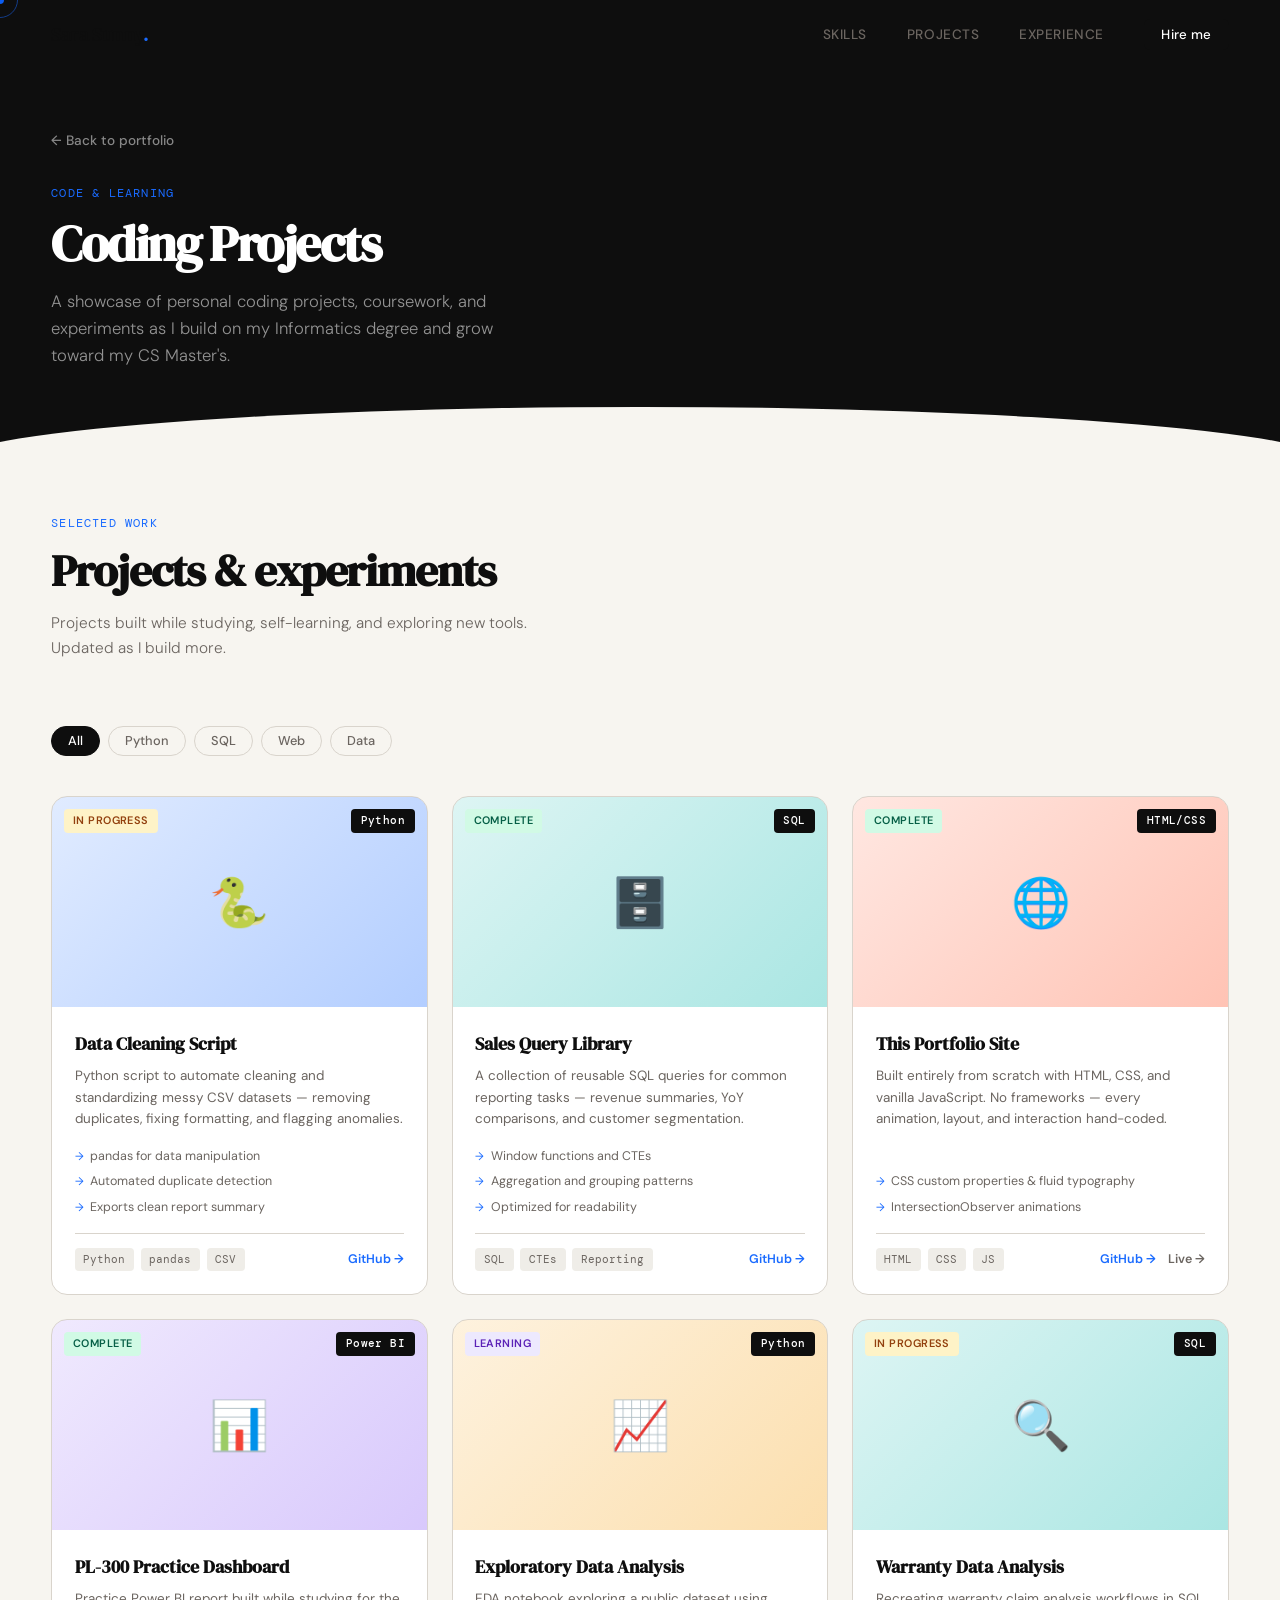
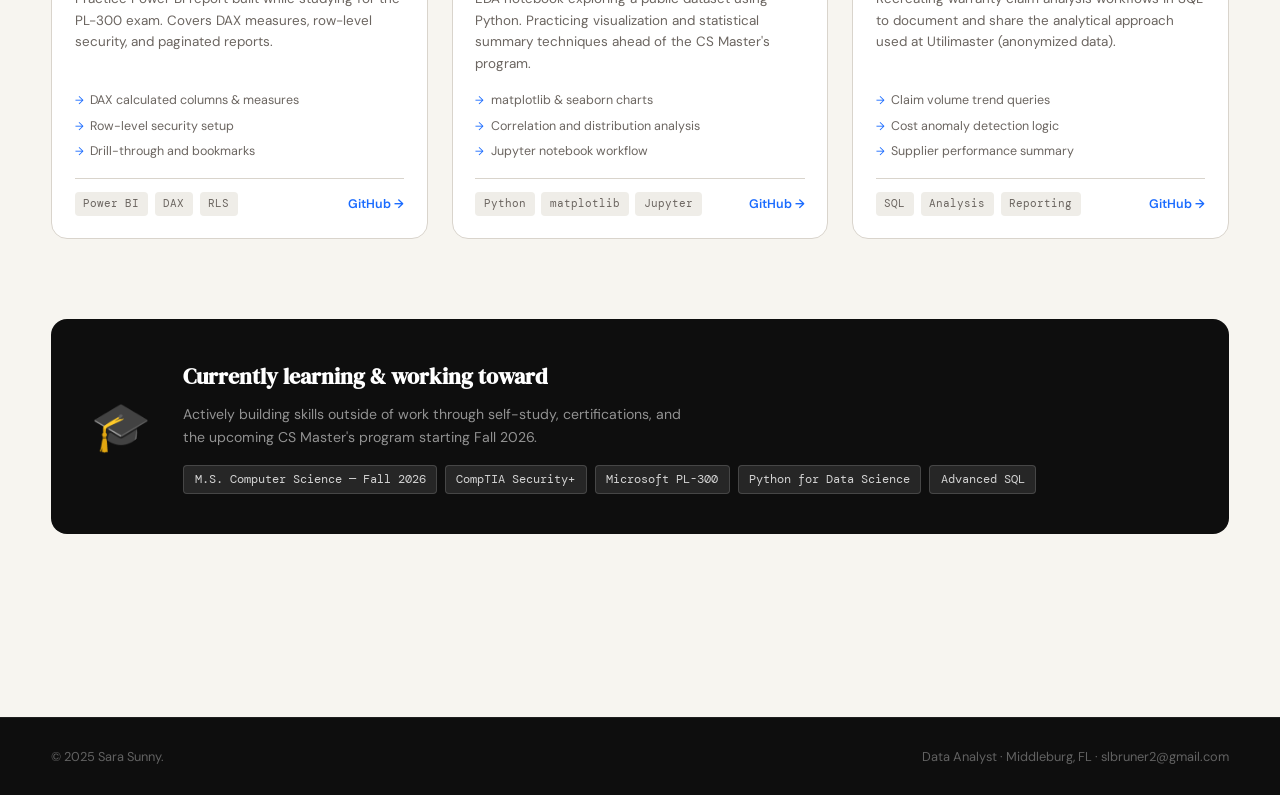
<file: Projects.html>
<!DOCTYPE html>
<html lang="en">
<head>
  <meta charset="UTF-8" />
  <meta name="viewport" content="width=device-width, initial-scale=1.0" />
  <title>Coding Projects — Sara Sunny</title>

  <!-- ============================================================
       FONTS — same as main portfolio page
  ============================================================ -->
  <link rel="preconnect" href="https://fonts.googleapis.com" />
  <link rel="preconnect" href="https://fonts.gstatic.com" crossorigin />
  <link href="https://fonts.googleapis.com/css2?family=DM+Serif+Display:ital@0;1&family=DM+Sans:ital,opsz,wght@0,9..40,300;0,9..40,400;0,9..40,500;1,9..40,300&family=DM+Mono:wght@400;500&display=swap" rel="stylesheet" />

  <!-- Shared stylesheet — all tokens, nav, cards, footer etc. -->
  <link rel="stylesheet" href="styles.css" />

  <style>
    /* ============================================================
       PAGE-SPECIFIC STYLES
       Only styles unique to this page that aren't in styles.css.
    ============================================================ */

    /* ── Page hero — smaller than main hero, no two-column grid ── */
    .page-hero {
      padding-top: 8rem;
      padding-bottom: 4rem;
      background: var(--ink);
      color: var(--white);
      position: relative;
      overflow: hidden;
    }
    .page-hero::after {
      content: '';
      position: absolute;
      bottom: -1px; left: 0; right: 0;
      height: 60px;
      background: var(--paper);
      clip-path: ellipse(55% 100% at 50% 100%);
    }
    .page-hero h1 { color: var(--white); font-size: clamp(2.2rem, 4vw, 3.5rem); margin-bottom: 1rem; }
    .page-hero .section-label { color: var(--accent); }
    .page-hero .hero-desc { color: rgba(255,255,255,0.55); margin-bottom: 2rem; }

    /* Back to portfolio link */
    .back-link {
      display: inline-flex;
      align-items: center;
      gap: 0.5rem;
      font-size: 0.85rem;
      font-weight: 500;
      color: rgba(255,255,255,0.5);
      margin-bottom: 2rem;
      transition: color 0.2s;
    }
    .back-link:hover { color: var(--white); }

    /* ── Filter bar ── */
    .filter-bar {
      display: flex;
      gap: 0.5rem;
      flex-wrap: wrap;
      margin-bottom: 2.5rem;
    }
    .filter-btn {
      background: transparent;
      border: 1.5px solid var(--rule);
      border-radius: 20px;
      padding: 0.35rem 1rem;
      font-size: 0.8rem;
      font-weight: 500;
      font-family: var(--body);
      color: var(--mid);
      cursor: pointer;
      transition: background 0.15s, border-color 0.15s, color 0.15s;
    }
    .filter-btn:hover,
    .filter-btn.active {
      background: var(--ink);
      border-color: var(--ink);
      color: var(--white);
    }

    /* ── Coding project cards — uniform 3-column grid ── */
    .code-grid {
      display: grid;
      grid-template-columns: repeat(3, 1fr);
      gap: 1.5rem;
      margin-bottom: 5rem;
    }

    /* Each card is a full column */
    .code-card {
      background: var(--white);
      border-radius: 16px;
      border: 1px solid var(--rule);
      overflow: hidden;
      display: flex;
      flex-direction: column;
      transition: transform 0.25s, box-shadow 0.25s;
      cursor: pointer;
    }
    .code-card:hover {
      transform: translateY(-4px);
      box-shadow: 0 16px 48px rgba(0,0,0,0.1);
    }

    /* Thumbnail with language badge */
    .code-thumb {
      aspect-ratio: 16/9;
      position: relative;
      display: flex;
      align-items: center;
      justify-content: center;
      font-size: 3rem;
      transition: transform 0.4s;
    }
    .code-card:hover .code-thumb { transform: scale(1.04); }

    /* Language badge — top right of thumbnail */
    .lang-badge {
      position: absolute;
      top: 0.75rem;
      right: 0.75rem;
      background: var(--ink);
      color: var(--white);
      font-family: var(--mono);
      font-size: 0.68rem;
      font-weight: 500;
      padding: 0.2rem 0.6rem;
      border-radius: 4px;
      letter-spacing: 0.04em;
    }

    /* Status badge — top left */
    .status-badge {
      position: absolute;
      top: 0.75rem;
      left: 0.75rem;
      font-size: 0.68rem;
      font-weight: 600;
      padding: 0.2rem 0.55rem;
      border-radius: 4px;
      text-transform: uppercase;
      letter-spacing: 0.04em;
    }
    .status-complete  { background: #D1FAE5; color: #065F46; }
    .status-progress  { background: #FEF3C7; color: #92400E; }
    .status-learning  { background: #EDE9FE; color: #5B21B6; }

    /* Card body */
    .code-body {
      padding: 1.4rem;
      flex: 1;
      display: flex;
      flex-direction: column;
    }
    .code-body h3 {
      font-family: var(--display);
      font-size: 1.1rem;
      margin-bottom: 0.4rem;
    }
    .code-body p {
      font-size: 0.84rem;
      color: var(--mid);
      line-height: 1.6;
      flex: 1;
      margin-bottom: 1rem;
    }

    /* Highlights list — key things learned / accomplished */
    .code-highlights {
      list-style: none;
      margin-bottom: 1rem;
      display: flex;
      flex-direction: column;
      gap: 0.3rem;
    }
    .code-highlights li {
      font-size: 0.78rem;
      color: var(--mid);
      display: flex;
      align-items: baseline;
      gap: 0.4rem;
    }
    .code-highlights li::before {
      content: '→';
      color: var(--accent);
      font-size: 0.7rem;
      flex-shrink: 0;
    }

    /* Card footer */
    .code-footer {
      display: flex;
      align-items: center;
      justify-content: space-between;
      padding-top: 0.85rem;
      border-top: 1px solid var(--rule);
    }
    .code-links {
      display: flex;
      gap: 0.75rem;
    }
    .code-link {
      font-size: 0.78rem;
      font-weight: 600;
      color: var(--accent);
      display: flex;
      align-items: center;
      gap: 0.3rem;
      transition: gap 0.15s;
    }
    .code-link:hover { gap: 0.5rem; }
    .code-link.secondary { color: var(--mid); }
    .code-link.secondary:hover { color: var(--ink); }

    /* ── Currently learning banner ── */
    .learning-banner {
      background: var(--ink);
      color: var(--white);
      border-radius: 16px;
      padding: 2.5rem;
      margin-bottom: 5rem;
      display: flex;
      align-items: center;
      gap: 2rem;
      flex-wrap: wrap;
    }
    .learning-banner-icon { font-size: 3rem; flex-shrink: 0; }
    .learning-banner h3 {
      font-family: var(--display);
      font-size: 1.4rem;
      color: var(--white);
      margin-bottom: 0.4rem;
    }
    .learning-banner p {
      font-size: 0.88rem;
      color: rgba(255,255,255,0.55);
      max-width: 52ch;
    }
    .learning-pills {
      display: flex;
      gap: 0.5rem;
      flex-wrap: wrap;
      margin-top: 1rem;
    }
    .learning-pill {
      background: rgba(255,255,255,0.1);
      border: 1px solid rgba(255,255,255,0.15);
      color: rgba(255,255,255,0.8);
      font-family: var(--mono);
      font-size: 0.72rem;
      padding: 0.25rem 0.65rem;
      border-radius: 4px;
    }

    /* ── Responsive ── */
    @media (max-width: 900px) {
      .code-grid { grid-template-columns: 1fr; }
      .learning-banner { flex-direction: column; gap: 1rem; }
    }
    @media (min-width: 600px) and (max-width: 900px) {
      .code-grid { grid-template-columns: 1fr 1fr; }
    }
  </style>
</head>
<body>

<!-- Custom cursor (same as main page) -->
<div class="cursor-dot" id="cursorDot"></div>
<div class="cursor-ring" id="cursorRing"></div>


<!-- ============================================================
     NAVIGATION — identical to main page
============================================================ -->
<nav id="nav" aria-label="Main navigation">
  <div class="container">
    <a href="index.html" class="nav-logo">Sara Sunny<span>.</span></a>
    <ul class="nav-links" role="list">
      <li><a href="index.html#skills">Skills</a></li>
      <li><a href="index.html#projects">Projects</a></li>
      <li><a href="index.html#experience">Experience</a></li>
      <li><a href="index.html#contact" class="nav-cta">Hire me</a></li>
    </ul>
    <button class="hamburger" id="hamburger" aria-label="Toggle menu" aria-expanded="false">
      <span></span><span></span><span></span>
    </button>
  </div>
</nav>

<!-- Mobile menu -->
<div class="mobile-menu" id="mobileMenu" role="dialog" aria-label="Mobile navigation">
  <a href="index.html#skills" class="mobile-link">Skills</a>
  <a href="index.html#projects" class="mobile-link">Work</a>
  <a href="index.html#experience" class="mobile-link">Experience</a>
  <a href="index.html#contact" class="mobile-link">Hire me →</a>
</div>


<!-- ============================================================
     PAGE HERO
     Smaller dark banner at the top — no full-height layout.
     The curved bottom edge uses a clip-path pseudo-element.
============================================================ -->
<section class="page-hero" aria-label="Coding projects introduction">
  <div class="container">

    <!-- Back link to main portfolio -->
    <a href="index.html" class="back-link">← Back to portfolio</a>

    <p class="section-label">Code &amp; learning</p>
    <h1>Coding Projects</h1>
    <p class="hero-desc">
      A showcase of personal coding projects, coursework, and experiments
      as I build on my Informatics degree and grow toward my CS Master's.
    </p>

  </div>
</section>


<!-- ============================================================
     PROJECTS SECTION
     Filter bar lets visitors sort by category. Cards display
     each project with status badge, language tag, highlights,
     and links to GitHub or a live demo.
     Update the data-category attributes to match your filters.
============================================================ -->
<section style="padding-top: 3rem;" aria-labelledby="code-projects-heading">
  <div class="container">

    <div class="section-head reveal">
      <p class="section-label">Selected work</p>
      <h2 id="code-projects-heading">Projects &amp; experiments</h2>
      <p class="section-intro">Projects built while studying, self-learning, and exploring new tools. Updated as I build more.</p>
    </div>

    <!-- ── Filter bar — clicking a button filters cards by data-category ── -->
    <div class="filter-bar" id="filterBar" role="group" aria-label="Filter projects by category">
      <button class="filter-btn active" data-filter="all">All</button>
      <button class="filter-btn" data-filter="python">Python</button>
      <button class="filter-btn" data-filter="sql">SQL</button>
      <button class="filter-btn" data-filter="web">Web</button>
      <button class="filter-btn" data-filter="data">Data</button>
    </div>

    <!-- ── Project cards grid ── -->
    <div class="code-grid" id="codeGrid">

      <!-- ── CARD: Add your real projects below.
           To add a new card:
             1. Copy one <article> block
             2. Update the emoji, title, description, highlights, pills, and links
             3. Set data-category to match a filter button (python / sql / web / data)
             4. Set the status badge class: status-complete / status-progress / status-learning
      ── -->

      <!-- Card 1 -->
      <article class="code-card reveal" tabindex="0" data-category="python">
        <div class="code-thumb bg-blue">
          🐍
          <span class="lang-badge">Python</span>
          <span class="status-badge status-progress">In Progress</span>
        </div>
        <div class="code-body">
          <h3>Data Cleaning Script</h3>
          <p>Python script to automate cleaning and standardizing messy CSV datasets — removing duplicates, fixing formatting, and flagging anomalies.</p>
          <ul class="code-highlights">
            <li>pandas for data manipulation</li>
            <li>Automated duplicate detection</li>
            <li>Exports clean report summary</li>
          </ul>
          <div class="code-footer">
            <div class="tech-pills">
              <span class="pill">Python</span><span class="pill">pandas</span><span class="pill">CSV</span>
            </div>
            <div class="code-links">
              <a href="https://github.com/ssunny264" class="code-link" target="_blank" rel="noopener">GitHub →</a>
            </div>
          </div>
        </div>
      </article>

      <!-- Card 2 -->
      <article class="code-card reveal reveal-delay-1" tabindex="0" data-category="sql">
        <div class="code-thumb bg-teal">
          🗄️
          <span class="lang-badge">SQL</span>
          <span class="status-badge status-complete">Complete</span>
        </div>
        <div class="code-body">
          <h3>Sales Query Library</h3>
          <p>A collection of reusable SQL queries for common reporting tasks — revenue summaries, YoY comparisons, and customer segmentation.</p>
          <ul class="code-highlights">
            <li>Window functions and CTEs</li>
            <li>Aggregation and grouping patterns</li>
            <li>Optimized for readability</li>
          </ul>
          <div class="code-footer">
            <div class="tech-pills">
              <span class="pill">SQL</span><span class="pill">CTEs</span><span class="pill">Reporting</span>
            </div>
            <div class="code-links">
              <a href="https://github.com/ssunny264" class="code-link" target="_blank" rel="noopener">GitHub →</a>
            </div>
          </div>
        </div>
      </article>

      <!-- Card 3 -->
      <article class="code-card reveal reveal-delay-2" tabindex="0" data-category="web">
        <div class="code-thumb bg-orange">
          🌐
          <span class="lang-badge">HTML/CSS</span>
          <span class="status-badge status-complete">Complete</span>
        </div>
        <div class="code-body">
          <h3>This Portfolio Site</h3>
          <p>Built entirely from scratch with HTML, CSS, and vanilla JavaScript. No frameworks — every animation, layout, and interaction hand-coded.</p>
          <ul class="code-highlights">
            <li>CSS custom properties &amp; fluid typography</li>
            <li>IntersectionObserver animations</li>
          </ul>
          <div class="code-footer">
            <div class="tech-pills">
              <span class="pill">HTML</span><span class="pill">CSS</span><span class="pill">JS</span>
            </div>
            <div class="code-links">
              <a href="https://github.com/ssunny264/Portfolio" class="code-link" target="_blank" rel="noopener">GitHub →</a>
              <a href="index.html" class="code-link secondary">Live →</a>
            </div>
          </div>
        </div>
      </article>

      <!-- Card 4 -->
      <article class="code-card reveal" tabindex="0" data-category="data">
        <div class="code-thumb bg-violet">
          📊
          <span class="lang-badge">Power BI</span>
          <span class="status-badge status-complete">Complete</span>
        </div>
        <div class="code-body">
          <h3>PL-300 Practice Dashboard</h3>
          <p>Practice Power BI report built while studying for the PL-300 exam. Covers DAX measures, row-level security, and paginated reports.</p>
          <ul class="code-highlights">
            <li>DAX calculated columns &amp; measures</li>
            <li>Row-level security setup</li>
            <li>Drill-through and bookmarks</li>
          </ul>
          <div class="code-footer">
            <div class="tech-pills">
              <span class="pill">Power BI</span><span class="pill">DAX</span><span class="pill">RLS</span>
            </div>
            <div class="code-links">
              <a href="https://github.com/ssunny264" class="code-link" target="_blank" rel="noopener">GitHub →</a>
            </div>
          </div>
        </div>
      </article>

      <!-- Card 5 -->
      <article class="code-card reveal reveal-delay-1" tabindex="0" data-category="python">
        <div class="code-thumb bg-amber">
          📈
          <span class="lang-badge">Python</span>
          <span class="status-badge status-learning">Learning</span>
        </div>
        <div class="code-body">
          <h3>Exploratory Data Analysis</h3>
          <p>EDA notebook exploring a public dataset using Python. Practicing visualization and statistical summary techniques ahead of the CS Master's program.</p>
          <ul class="code-highlights">
            <li>matplotlib &amp; seaborn charts</li>
            <li>Correlation and distribution analysis</li>
            <li>Jupyter notebook workflow</li>
          </ul>
          <div class="code-footer">
            <div class="tech-pills">
              <span class="pill">Python</span><span class="pill">matplotlib</span><span class="pill">Jupyter</span>
            </div>
            <div class="code-links">
              <a href="https://github.com/ssunny264" class="code-link" target="_blank" rel="noopener">GitHub →</a>
            </div>
          </div>
        </div>
      </article>

      <!-- Card 6 — Placeholder: replace with a real project when ready -->
      <article class="code-card reveal reveal-delay-2" tabindex="0" data-category="sql">
        <div class="code-thumb bg-teal">
          🔍
          <span class="lang-badge">SQL</span>
          <span class="status-badge status-progress">In Progress</span>
        </div>
        <div class="code-body">
          <h3>Warranty Data Analysis</h3>
          <p>Recreating warranty claim analysis workflows in SQL to document and share the analytical approach used at Utilimaster (anonymized data).</p>
          <ul class="code-highlights">
            <li>Claim volume trend queries</li>
            <li>Cost anomaly detection logic</li>
            <li>Supplier performance summary</li>
          </ul>
          <div class="code-footer">
            <div class="tech-pills">
              <span class="pill">SQL</span><span class="pill">Analysis</span><span class="pill">Reporting</span>
            </div>
            <div class="code-links">
              <a href="https://github.com/ssunny264" class="code-link" target="_blank" rel="noopener">GitHub →</a>
            </div>
          </div>
        </div>
      </article>

    </div>
    <!-- /code-grid -->


    <!-- ============================================================
         CURRENTLY LEARNING BANNER
         Highlights Sara's active learning goals so recruiters can
         see growth trajectory at a glance.
    ============================================================ -->
    <div class="learning-banner reveal">
      <div class="learning-banner-icon">🎓</div>
      <div>
        <h3>Currently learning &amp; working toward</h3>
        <p>Actively building skills outside of work through self-study, certifications, and the upcoming CS Master's program starting Fall 2026.</p>
        <div class="learning-pills">
          <span class="learning-pill">M.S. Computer Science — Fall 2026</span>
          <span class="learning-pill">CompTIA Security+</span>
          <span class="learning-pill">Microsoft PL-300</span>
          <span class="learning-pill">Python for Data Science</span>
          <span class="learning-pill">Advanced SQL</span>
        </div>
      </div>
    </div>

  </div>
</section>


<!-- ============================================================
     FOOTER — identical to main page
============================================================ -->
<footer>
  <div class="container">
    <span>© 2025 Sara Sunny.</span>
    <span>Data Analyst · Middleburg, FL · <a href="mailto:slbruner2@gmail.com">slbruner2@gmail.com</a></span>
  </div>
</footer>



<!-- ============================================================
     SCRIPTS
============================================================ -->
<script src="script.js"></script>

<script>
  /* ============================================================
     PAGE-SPECIFIC SCRIPT: PROJECT FILTER
     Clicking a filter button shows only cards matching that
     category (data-category attribute). "All" shows everything.
     Cards are hidden/shown with display:none rather than removed
     so the grid reflows cleanly.
  ============================================================ */
  document.querySelectorAll('.filter-btn').forEach(btn => {
    btn.addEventListener('click', () => {
      // Update active button state
      document.querySelectorAll('.filter-btn').forEach(b => b.classList.remove('active'));
      btn.classList.add('active');

      const filter = btn.dataset.filter;

      // Show or hide each card based on its data-category
      document.querySelectorAll('.code-card').forEach(card => {
        const match = filter === 'all' || card.dataset.category === filter;
        card.style.display = match ? 'flex' : 'none';
      });
    });
  });
</script>

</body>
</html>
</file>
<file: styles.css>
/* ============================================================
   PORTFOLIO STYLESHEET
   Structure:
     1. Design Tokens (CSS custom properties)
     2. Reset & Base
     3. Utilities
     4. Navigation
     5. Mobile Menu
     6. Hero Section
     7. Shared Section Styles
     8. Skills Section
     9. Projects Section
    10. Experience / Timeline Section
    11. Contact Section
    12. Footer
    13. Scroll Reveal Animation
    14. Custom Cursor
    15. Responsive (≤ 900px)
    16. Reduced Motion
============================================================ */


/* ============================================================
   1. DESIGN TOKENS
   All colours, fonts, spacing, and radii live here as CSS
   variables. Change --accent to retheme the entire site.
============================================================ */
:root {
  /* Colour palette */
  --ink:     #0E0E0E;  /* near-black — primary text and dark backgrounds */
  --paper:   #F7F5F0;  /* warm off-white — page background */
  --mid:     #6B6560;  /* medium grey — secondary / muted text */
  --rule:    #D9D4CC;  /* light warm grey — borders and dividers */
  --accent:  #1A6BFF;  /* blue — primary interactive colour */
  --accent2: #FF4B1F;  /* orange-red — italic hero text, skill bar gradient end */
  --white:   #FFFFFF;
  --card-bg: #EFEDE8;  /* slightly darker than --paper — card and section backgrounds */

  /* Typefaces */
  --display: 'DM Serif Display', Georgia, serif;  /* headings */
  --body:    'DM Sans', system-ui, sans-serif;     /* body text */
  --mono:    'DM Mono', monospace;                 /* labels, pills, dates */

  /* Layout */
  --gap:  clamp(1.5rem, 4vw, 3rem);    /* responsive column gap */
  --wide: min(1180px, 92vw);           /* max content width with side padding */
  --r:    6px;                         /* default border-radius */
}


/* ============================================================
   2. RESET & BASE
   Minimal reset plus global body styles.
============================================================ */
*, *::before, *::after {
  box-sizing: border-box;
  margin: 0;
  padding: 0;
}

html {
  /* Enables smooth anchor-link scrolling (e.g. nav clicks) */
  scroll-behavior: smooth;
}

body {
  background: var(--paper);
  color: var(--ink);
  font-family: var(--body);
  /* clamp() keeps font-size fluid between 15px and 17px */
  font-size: clamp(15px, 1.05vw, 17px);
  line-height: 1.65;
  -webkit-font-smoothing: antialiased;
}

/* Custom scrollbar — WebKit only (Chrome, Safari, Edge) */
::-webkit-scrollbar { width: 6px; }
::-webkit-scrollbar-track { background: var(--paper); }
::-webkit-scrollbar-thumb { background: var(--rule); border-radius: 3px; }


/* ============================================================
   3. UTILITIES
   Small reusable helpers used across multiple components.
============================================================ */

/* Centres content and enforces the max content width */
.container {
  width: var(--wide);
  margin-inline: auto;
}

/* Visually hidden but readable by screen readers */
.sr-only {
  position: absolute;
  width: 1px;
  height: 1px;
  overflow: hidden;
  clip: rect(0,0,0,0);
}

/* Remove default link styling — colour and underline set per context */
a {
  color: inherit;
  text-decoration: none;
}

/* Visible focus ring for keyboard navigation — meets WCAG 2.4.7 */
a:focus-visible {
  outline: 2px solid var(--accent);
  outline-offset: 3px;
  border-radius: 2px;
}


/* ============================================================
   4. NAVIGATION
   Fixed bar. Starts transparent; gains a frosted-glass
   background (.scrolled) once the user scrolls past 50px
   (toggled by script.js).
============================================================ */
#nav {
  position: fixed;
  top: 0; left: 0; right: 0;
  z-index: 100;
  padding: 1.1rem 0;
  transition: background 0.3s, box-shadow 0.3s;
}

/* Scrolled state: semi-transparent blur background */
#nav.scrolled {
  background: rgba(247, 245, 240, 0.92);
  backdrop-filter: blur(12px);
  box-shadow: 0 1px 0 var(--rule);
}

/* Inner container: logo left, links right */
#nav .container {
  display: flex;
  align-items: center;
  justify-content: space-between;
}

/* Logotype */
.nav-logo {
  font-family: var(--display);
  font-size: 1.25rem;
  letter-spacing: -0.02em;
}
.nav-logo span { color: var(--accent); } /* the accent dot after the name */

/* Desktop link list */
.nav-links {
  display: flex;
  gap: 2.5rem;
  list-style: none;
}
.nav-links a {
  font-size: 0.85rem;
  font-weight: 500;
  letter-spacing: 0.04em;
  text-transform: uppercase;
  color: var(--mid);
  transition: color 0.2s;
}
.nav-links a:hover { color: var(--ink); }
.nav-links a.active { color: var(--accent); } /* set by script.js IntersectionObserver */

/* "Hire me" CTA pill — overrides the uppercase nav-link style */
.nav-cta {
  background: var(--ink);
  color: var(--white) !important;
  padding: 0.45rem 1.1rem;
  border-radius: var(--r);
  font-size: 0.83rem !important;
  font-weight: 500 !important;
  letter-spacing: 0.02em !important;
  text-transform: none !important;
  transition: background 0.2s, transform 0.15s !important;
}
.nav-cta:hover {
  background: var(--accent) !important;
  color: var(--white) !important;
  transform: translateY(-1px);
}

/* Hamburger button — hidden on desktop, shown on mobile */
.hamburger {
  display: none; /* shown via media query below */
  flex-direction: column;
  gap: 5px;
  cursor: pointer;
  background: none;
  border: none;
  padding: 4px;
}
.hamburger span {
  display: block;
  width: 22px; height: 2px;
  background: var(--ink);
  border-radius: 2px;
  transition: transform 0.25s, opacity 0.25s;
}
/* Animate the three spans into an × when .open is toggled */
.hamburger.open span:nth-child(1) { transform: translateY(7px) rotate(45deg); }
.hamburger.open span:nth-child(2) { opacity: 0; }
.hamburger.open span:nth-child(3) { transform: translateY(-7px) rotate(-45deg); }


/* ============================================================
   5. MOBILE MENU
   Full-width dropdown stacked below the nav bar.
   Toggled via .open class added by script.js.
============================================================ */
.mobile-menu {
  display: none; /* flex when .open */
  flex-direction: column;
  gap: 0;
  position: fixed;
  top: 60px; left: 0; right: 0;
  z-index: 99;
  background: var(--paper);
  border-bottom: 1px solid var(--rule);
  padding: 1rem 0 1.5rem;
}
.mobile-menu.open { display: flex; }
.mobile-menu a {
  padding: 0.7rem 6vw;
  font-size: 1rem;
  font-weight: 500;
  color: var(--ink);
  border-bottom: 1px solid var(--rule);
}
.mobile-menu a:last-child { border-bottom: none; }


/* ============================================================
   6. HERO SECTION
   Full-viewport-height two-column layout. Left: text + CTAs.
   Right: floating profile card (hidden on mobile).
============================================================ */
#hero {
  min-height: 100svh; /* svh = small viewport height — avoids mobile address bar */
  display: flex;
  align-items: center;
  padding-top: 7rem;  /* offset for fixed nav */
  padding-bottom: 4rem;
  position: relative;
  overflow: hidden;
}

/* Two-column grid — collapses to single column on mobile */
.hero-grid {
  display: grid;
  grid-template-columns: 1fr 1fr;
  gap: var(--gap);
  align-items: center;
}

/* Small monospaced label above the headline */
.hero-eyebrow {
  display: inline-flex;
  align-items: center;
  gap: 0.6rem;
  font-family: var(--mono);
  font-size: 0.78rem;
  color: var(--accent);
  margin-bottom: 1.5rem;
}
/* Short horizontal rule drawn with a pseudo-element */
.hero-eyebrow::before {
  content: '';
  display: block;
  width: 28px; height: 1px;
  background: var(--accent);
}

/* Main headline — fluid size between 2.8rem and 5rem */
h1 {
  font-family: var(--display);
  font-size: clamp(2.8rem, 5.5vw, 5rem);
  line-height: 1.08;
  letter-spacing: -0.03em;
  margin-bottom: 1.5rem;
}
h1 em {
  font-style: italic;
  color: var(--accent2); /* orange italic for emphasis word */
}

/* Subheading / elevator pitch copy */
.hero-desc {
  font-size: clamp(1rem, 1.3vw, 1.15rem);
  color: var(--mid);
  max-width: 44ch;
  margin-bottom: 2.5rem;
  font-weight: 300;
}

/* CTA button row */
.btn-row {
  display: flex;
  gap: 1rem;
  flex-wrap: wrap;
}

/* Base button styles */
.btn {
  display: inline-flex;
  align-items: center;
  gap: 0.5rem;
  padding: 0.7rem 1.6rem;
  border-radius: var(--r);
  font-size: 0.9rem;
  font-weight: 500;
  transition: transform 0.15s, box-shadow 0.15s, background 0.2s;
  cursor: pointer;
  border: none;
}
.btn:hover {
  transform: translateY(-2px);
  box-shadow: 0 6px 20px rgba(0,0,0,0.1);
}

/* Filled dark button */
.btn-primary { background: var(--ink); color: var(--white); }
.btn-primary:hover { background: var(--accent); }

/* Outlined ghost button */
.btn-ghost {
  background: transparent;
  color: var(--ink);
  border: 1.5px solid var(--rule);
}
.btn-ghost:hover { border-color: var(--ink); }

/* Right column: wraps the hero card */
.hero-visual {
  position: relative;
  display: flex;
  justify-content: center;
}

/* The white profile card */
.hero-card {
  background: var(--white);
  border-radius: 20px;
  padding: 2.5rem;
  width: 100%;
  max-width: 380px;
  box-shadow: 0 24px 64px rgba(0,0,0,0.09), 0 4px 12px rgba(0,0,0,0.06);
  position: relative; /* so float-tags can position against this */
}

/* Gradient circle showing initials */
.hero-avatar {
  width: 72px; height: 72px;
  border-radius: 50%;
  background: linear-gradient(135deg, var(--accent) 0%, var(--accent2) 100%);
  display: flex;
  align-items: center;
  justify-content: center;
  font-family: var(--display);
  font-size: 1.6rem;
  color: var(--white);
  margin-bottom: 1.25rem;
}

/* Name and title inside the card */
.hero-card h3 {
  font-family: var(--display);
  font-size: 1.3rem;
  margin-bottom: 0.25rem;
}
.hero-card p {
  font-size: 0.85rem;
  color: var(--mid);
  margin-bottom: 1.5rem;
}

/* Three-column stats strip at the bottom of the card */
.stat-row {
  display: grid;
  grid-template-columns: 1fr 1fr 1fr;
  gap: 0.75rem;
  padding-top: 1.25rem;
  border-top: 1px solid var(--rule);
}
.stat { text-align: center; }
.stat-num {
  font-family: var(--display);
  font-size: 1.5rem;
  display: block;
  line-height: 1;
  margin-bottom: 0.2rem;
}
.stat-label {
  font-size: 0.72rem;
  color: var(--mid);
  text-transform: uppercase;
  letter-spacing: 0.05em;
}

/* Floating status badges that hover around the card */
.float-tag {
  position: absolute;
  background: var(--white);
  border-radius: 10px;
  padding: 0.6rem 1rem;
  box-shadow: 0 8px 24px rgba(0,0,0,0.1);
  font-size: 0.8rem;
  font-weight: 500;
  display: flex;
  align-items: center;
  gap: 0.5rem;
  animation: floatY 3s ease-in-out infinite;
}
.float-tag-1 { top: -18px; right: -20px; }
.float-tag-2 { bottom: -18px; left: -24px; animation-delay: 1.5s; } /* offset so they don't sync */

/* Coloured status dot inside a float-tag */
.float-tag .dot { width: 8px; height: 8px; border-radius: 50%; }
.dot-green { background: #2DCE89; }
.dot-amber { background: #FF9F43; }

/* Vertical floating animation keyframes */
@keyframes floatY {
  0%, 100% { transform: translateY(0); }
  50%       { transform: translateY(-6px); }
}


/* ============================================================
   7. SHARED SECTION STYLES
   Reused across Skills, Projects, Experience, and Contact.
============================================================ */

/* Vertical padding scales with viewport width */
section {
  padding: clamp(4rem, 8vw, 7rem) 0;
}

/* Small uppercase monospaced label above section headings */
.section-label {
  font-family: var(--mono);
  font-size: 0.75rem;
  color: var(--accent);
  letter-spacing: 0.1em;
  text-transform: uppercase;
  margin-bottom: 0.75rem;
}

/* Section heading (h2) */
h2 {
  font-family: var(--display);
  font-size: clamp(2rem, 3.5vw, 3rem);
  letter-spacing: -0.025em;
  line-height: 1.1;
  margin-bottom: 1rem;
}

/* Introductory paragraph below the heading */
.section-intro {
  font-size: clamp(0.95rem, 1.2vw, 1.05rem);
  color: var(--mid);
  max-width: 54ch;
  font-weight: 300;
}

/* Wrapper for the label + heading + intro trio */
.section-head {
  margin-bottom: clamp(2.5rem, 5vw, 4rem);
}


/* ============================================================
   8. SKILLS SECTION
   Dark background. Auto-fill grid of skill cards. Each card
   contains an animated progress bar driven by data-width on
   the .skill-bar element (0–1 scale).
============================================================ */

/* Dark background for the whole section */
#skills { background: var(--ink); color: var(--white); }
#skills .section-label { color: var(--accent); }
#skills h2 { color: var(--white); }
#skills .section-intro { color: rgba(255,255,255,0.55); }

/* Auto-fill grid — cards are at least 240px wide */
.skills-grid {
  display: grid;
  grid-template-columns: repeat(auto-fill, minmax(240px, 1fr));
  gap: 1.5px; /* hair-thin gap acts as a grid line effect */
  border: 1.5px solid rgba(255,255,255,0.08);
  border-radius: 12px;
  overflow: hidden; /* clips rounded corners of the outer border */
}

/* Individual skill card */
.skill-card {
  background: rgba(255,255,255,0.03);
  padding: 2rem 1.75rem;
  transition: background 0.2s;
  cursor: default;
}
.skill-card:hover { background: rgba(255,255,255,0.07); }

/* Emoji icon at the top of the card */
.skill-icon {
  font-size: 1.6rem;
  margin-bottom: 1rem;
  display: block;
}

.skill-card h4 {
  font-size: 1rem;
  font-weight: 500;
  margin-bottom: 0.4rem;
  color: var(--white);
}
.skill-card p {
  font-size: 0.82rem;
  color: rgba(255,255,255,0.45);
  line-height: 1.55;
}

/* Progress bar container */
.skill-bar-wrap { margin-top: 1rem; }
.skill-bar-bg {
  height: 3px;
  background: rgba(255,255,255,0.1); /* unfilled track */
  border-radius: 2px;
  overflow: hidden;
}

/* The filled portion — starts at scaleX(0), animated to scaleX(data-width)
   by IntersectionObserver in script.js when the card enters the viewport */
.skill-bar {
  height: 100%;
  border-radius: 2px;
  background: linear-gradient(90deg, var(--accent), var(--accent2));
  transform-origin: left;
  transform: scaleX(0);
  transition: transform 0.9s cubic-bezier(0.22, 1, 0.36, 1);
}
.skill-bar.animate { transform: scaleX(1); } /* script.js adds this class */


/* ============================================================
   9. PROJECTS SECTION
   Asymmetric 12-column CSS grid. Three card size variants:
     .featured  → spans 7 cols (main feature card)
     .side      → spans 5 cols (paired alongside featured)
     .full      → spans 4 cols (three fit per row)
   All collapse to full width on mobile.
============================================================ */

/* 12-column grid */
.projects-grid {
  display: grid;
  grid-template-columns: repeat(12, 1fr);
  gap: 1.5rem;
}

/* Base project card */
.project-card {
  background: var(--white);
  border-radius: 16px;
  overflow: hidden;
  border: 1px solid var(--rule);
  transition: transform 0.25s, box-shadow 0.25s;
  cursor: pointer;
  display: flex;
  flex-direction: column;
}
.project-card:hover {
  transform: translateY(-4px);
  box-shadow: 0 16px 48px rgba(0,0,0,0.1);
}

/* Column span classes */
.project-card.featured { grid-column: span 7; }
.project-card.side     { grid-column: span 5; }
.project-card.full     { grid-column: span 4; }

/* Thumbnail area — 16:9 ratio */
.project-thumb {
  aspect-ratio: 16/9;
  position: relative;
  overflow: hidden;
}
/* Gradient placeholder background with centred emoji */
.project-thumb-bg {
  width: 100%; height: 100%;
  display: flex;
  align-items: center;
  justify-content: center;
  font-size: 3.5rem;
  transition: transform 0.4s;
}
/* Subtle zoom on hover */
.project-card:hover .project-thumb-bg { transform: scale(1.04); }

/* Thumbnail gradient colour variants — swap these for real screenshots */
.bg-blue   { background: linear-gradient(135deg, #1A6BFF22, #1A6BFF55); }
.bg-orange { background: linear-gradient(135deg, #FF4B1F22, #FF4B1F55); }
.bg-teal   { background: linear-gradient(135deg, #00B4AA22, #00B4AA55); }
.bg-violet { background: linear-gradient(135deg, #8B5CF622, #8B5CF655); }
.bg-amber  { background: linear-gradient(135deg, #F59E0B22, #F59E0B55); }

/* Category badge overlaid on the thumbnail */
.project-tag {
  position: absolute;
  top: 0.75rem; left: 0.75rem;
  background: var(--white);
  border-radius: 4px;
  padding: 0.2rem 0.55rem;
  font-size: 0.7rem;
  font-weight: 600;
  letter-spacing: 0.04em;
  text-transform: uppercase;
  color: var(--mid);
}

/* Card body: title, description, footer */
.project-body {
  padding: 1.5rem;
  flex: 1; /* ensures all cards in a row stretch to equal height */
  display: flex;
  flex-direction: column;
}
.project-body h3 {
  font-family: var(--display);
  font-size: 1.2rem;
  margin-bottom: 0.4rem;
}
.project-body p {
  font-size: 0.85rem;
  color: var(--mid);
  margin-bottom: 1rem;
  flex: 1; /* pushes the footer to the bottom of the card */
}

/* Footer row inside card: tech pills left, link right */
.project-footer {
  display: flex;
  align-items: center;
  justify-content: space-between;
  padding-top: 0.85rem;
  border-top: 1px solid var(--rule);
}

/* Reusable technology tag pills */
.tech-pills {
  display: flex;
  gap: 0.4rem;
  flex-wrap: wrap;
}
.pill {
  font-family: var(--mono);
  font-size: 0.68rem;
  background: var(--card-bg);
  color: var(--mid);
  padding: 0.18rem 0.55rem;
  border-radius: 4px;
}

/* "View →" link — arrow nudges on hover */
.project-link {
  font-size: 0.8rem;
  font-weight: 600;
  color: var(--accent);
  display: flex;
  align-items: center;
  gap: 0.3rem;
  transition: gap 0.15s;
}
.project-link:hover { gap: 0.55rem; }


/* ============================================================
   10. EXPERIENCE / TIMELINE SECTION
   Vertical list with a continuous left border acting as the
   timeline axis. Each dot highlights on hover.
============================================================ */
#experience { background: var(--card-bg); }

/* Timeline wrapper — left padding creates space for the axis line */
.timeline {
  position: relative;
  padding-left: 2rem;
}
/* The vertical axis line drawn with a pseudo-element */
.timeline::before {
  content: '';
  position: absolute;
  left: 0; top: 8px; bottom: 8px;
  width: 2px;
  background: var(--rule);
}

/* Individual timeline entry */
.timeline-item {
  position: relative;
  padding-bottom: 3rem;
}
.timeline-item:last-child { padding-bottom: 0; }

/* Circle marker on the axis line */
.timeline-dot {
  position: absolute;
  left: -2rem;
  top: 6px;
  width: 14px; height: 14px;
  border-radius: 50%;
  background: var(--white);
  border: 2px solid var(--rule);
  transform: translateX(-6px); /* centres dot on the 2px axis line */
  transition: border-color 0.2s, background 0.2s;
}
/* Fill the dot with accent colour on hover */
.timeline-item:hover .timeline-dot {
  border-color: var(--accent);
  background: var(--accent);
}

/* Date range label */
.timeline-date {
  font-family: var(--mono);
  font-size: 0.75rem;
  color: var(--mid);
  margin-bottom: 0.4rem;
}

/* Job title + company name on the same line */
.timeline-header {
  display: flex;
  align-items: baseline;
  gap: 0.75rem;
  flex-wrap: wrap;
  margin-bottom: 0.4rem;
}
.timeline-header h3 {
  font-family: var(--display);
  font-size: 1.15rem;
}
.timeline-company {
  font-size: 0.82rem;
  color: var(--accent);
  font-weight: 500;
}

/* Description paragraph */
.timeline-desc {
  font-size: 0.9rem;
  color: var(--mid);
  max-width: 60ch;
  margin-bottom: 0.85rem;
}


/* ============================================================
   11. CONTACT SECTION
   Dark background matching the nav/footer. Centred layout with
   a frosted-glass form card. Social icon row below the form.
============================================================ -->
============================================================ */
#contact {
  background: var(--ink);
  color: var(--white);
  text-align: center;
}
#contact h2 { color: var(--white); margin-bottom: 0.75rem; }
#contact .section-intro {
  color: rgba(255,255,255,0.5);
  max-width: 44ch;
  margin-inline: auto;
  margin-bottom: 2.5rem;
}

/* Form card */
.contact-form {
  background: rgba(255,255,255,0.04);
  border: 1px solid rgba(255,255,255,0.08);
  border-radius: 16px;
  padding: clamp(2rem, 5vw, 3.5rem);
  max-width: 560px;
  margin-inline: auto;
  text-align: left;
}

/* Two-column row for name + email inputs */
.form-row {
  display: grid;
  grid-template-columns: 1fr 1fr;
  gap: 1rem;
}

/* Field wrapper: label + input stacked */
.field { margin-bottom: 1.25rem; }
.field label {
  display: block;
  font-size: 0.8rem;
  font-weight: 500;
  color: rgba(255,255,255,0.6);
  margin-bottom: 0.45rem;
  letter-spacing: 0.03em;
}

/* Shared input / textarea styles */
.field input,
.field textarea {
  width: 100%;
  background: rgba(255,255,255,0.07);
  border: 1px solid rgba(255,255,255,0.12);
  border-radius: var(--r);
  color: var(--white);
  font-family: var(--body);
  font-size: 0.92rem;
  padding: 0.75rem 1rem;
  transition: border-color 0.2s, background 0.2s;
  outline: none;
}
.field input::placeholder,
.field textarea::placeholder { color: rgba(255,255,255,0.25); }

/* Highlight border + lighten background on focus */
.field input:focus,
.field textarea:focus {
  border-color: var(--accent);
  background: rgba(255,255,255,0.1);
}
.field textarea {
  resize: vertical;
  min-height: 110px;
}

/* Full-width submit button */
.form-submit { width: 100%; padding: 0.85rem; font-size: 1rem; }

/* Success / error message shown after submit attempt */
.form-msg {
  text-align: center;
  margin-top: 1rem;
  font-size: 0.85rem;
  color: #2DCE89; /* green — overridden to red on error by script.js */
  min-height: 1.2em;
  display: none; /* toggled by script.js */
}

/* Social icon link row */
.social-row {
  display: flex;
  justify-content: center;
  gap: 1.25rem;
  margin-top: 2.5rem;
}
.social-link {
  width: 44px; height: 44px;
  border-radius: 50%;
  border: 1px solid rgba(255,255,255,0.15);
  display: flex;
  align-items: center;
  justify-content: center;
  font-size: 1.1rem;
  transition: background 0.2s, border-color 0.2s, transform 0.15s;
}
.social-link:hover {
  background: rgba(255,255,255,0.1);
  border-color: rgba(255,255,255,0.35);
  transform: translateY(-2px);
}


/* ============================================================
   12. FOOTER
   Minimal two-column bar sharing the dark background from
   the contact section above it.
============================================================ */
footer {
  background: var(--ink);
  border-top: 1px solid rgba(255,255,255,0.07);
  padding: 1.75rem 0;
  color: rgba(255,255,255,0.35);
  font-size: 0.8rem;
}
footer .container {
  display: flex;
  align-items: center;
  justify-content: space-between;
  flex-wrap: wrap;
  gap: 0.75rem;
}
footer a { color: rgba(255,255,255,0.35); transition: color 0.2s; }
footer a:hover { color: var(--white); }


/* ============================================================
   13. SCROLL REVEAL ANIMATION
   Elements with .reveal start invisible and slightly offset.
   script.js adds .visible via IntersectionObserver when the
   element enters the viewport. Stagger siblings with
   .reveal-delay-1 / -2 / -3 for a cascading effect.
============================================================ */
.reveal {
  opacity: 0;
  transform: translateY(22px);
  transition: opacity 0.6s ease, transform 0.6s ease;
}
.reveal.visible {
  opacity: 1;
  transform: none;
}

/* Staggered transition delays */
.reveal-delay-1 { transition-delay: 0.1s; }
.reveal-delay-2 { transition-delay: 0.2s; }
.reveal-delay-3 { transition-delay: 0.3s; }


/* ============================================================
   14. CUSTOM CURSOR
   Two fixed elements: a small filled dot and a larger hollow
   ring. The ring lags behind with lerp interpolation in
   script.js. mix-blend-mode: difference inverts colours under
   the dot for contrast on any background. Hidden on mobile.
============================================================ */
.cursor-dot {
  width: 8px; height: 8px;
  background: var(--accent);
  border-radius: 50%;
  position: fixed;
  pointer-events: none; /* never intercepts mouse events */
  z-index: 9999;
  transform: translate(-50%, -50%); /* centred on mouse coords */
  transition: opacity 0.3s, transform 0.15s;
  mix-blend-mode: difference;
}
.cursor-ring {
  width: 36px; height: 36px;
  border: 1.5px solid var(--accent);
  border-radius: 50%;
  position: fixed;
  pointer-events: none;
  z-index: 9998;
  transform: translate(-50%, -50%);
  /* width/height transition enables the "expand on hover" effect */
  transition: transform 0.1s linear, width 0.3s, height 0.3s, opacity 0.3s;
  opacity: 0.5;
}


/* ============================================================
   15. RESPONSIVE — MOBILE (≤ 900px)
   Collapses the two-column hero to single column, hides the
   desktop nav and hero card, switches the project grid to
   single column, stacks the form row, and hides the cursor.
============================================================ */
@media (max-width: 900px) {
  /* Hero: single column, hide the right-side card */
  .hero-grid { grid-template-columns: 1fr; }
  .hero-visual { display: none; }

  /* Nav: hide desktop links, show hamburger */
  .nav-links, .nav-cta { display: none; }
  .hamburger { display: flex; }

  /* Projects: all cards go full width */
  .projects-grid { grid-template-columns: 1fr; }
  .project-card.featured,
  .project-card.side,
  .project-card.full { grid-column: span 1; }

  /* Contact form: stack the two-column name/email row */
  .form-row { grid-template-columns: 1fr; }

  /* Cursor elements are meaningless on touch devices */
  .cursor-dot, .cursor-ring { display: none; }
}


/* ============================================================
   16. REDUCED MOTION
   Respects the OS-level "reduce motion" accessibility setting.
   Disables all animations and transitions, and makes reveal
   elements immediately visible.
============================================================ */
@media (prefers-reduced-motion: reduce) {
  *, *::before, *::after {
    animation: none !important;
    transition: none !important;
  }
  /* Reveal elements skip the fade-in and appear immediately */
  .reveal { opacity: 1; transform: none; }
}
</file>
